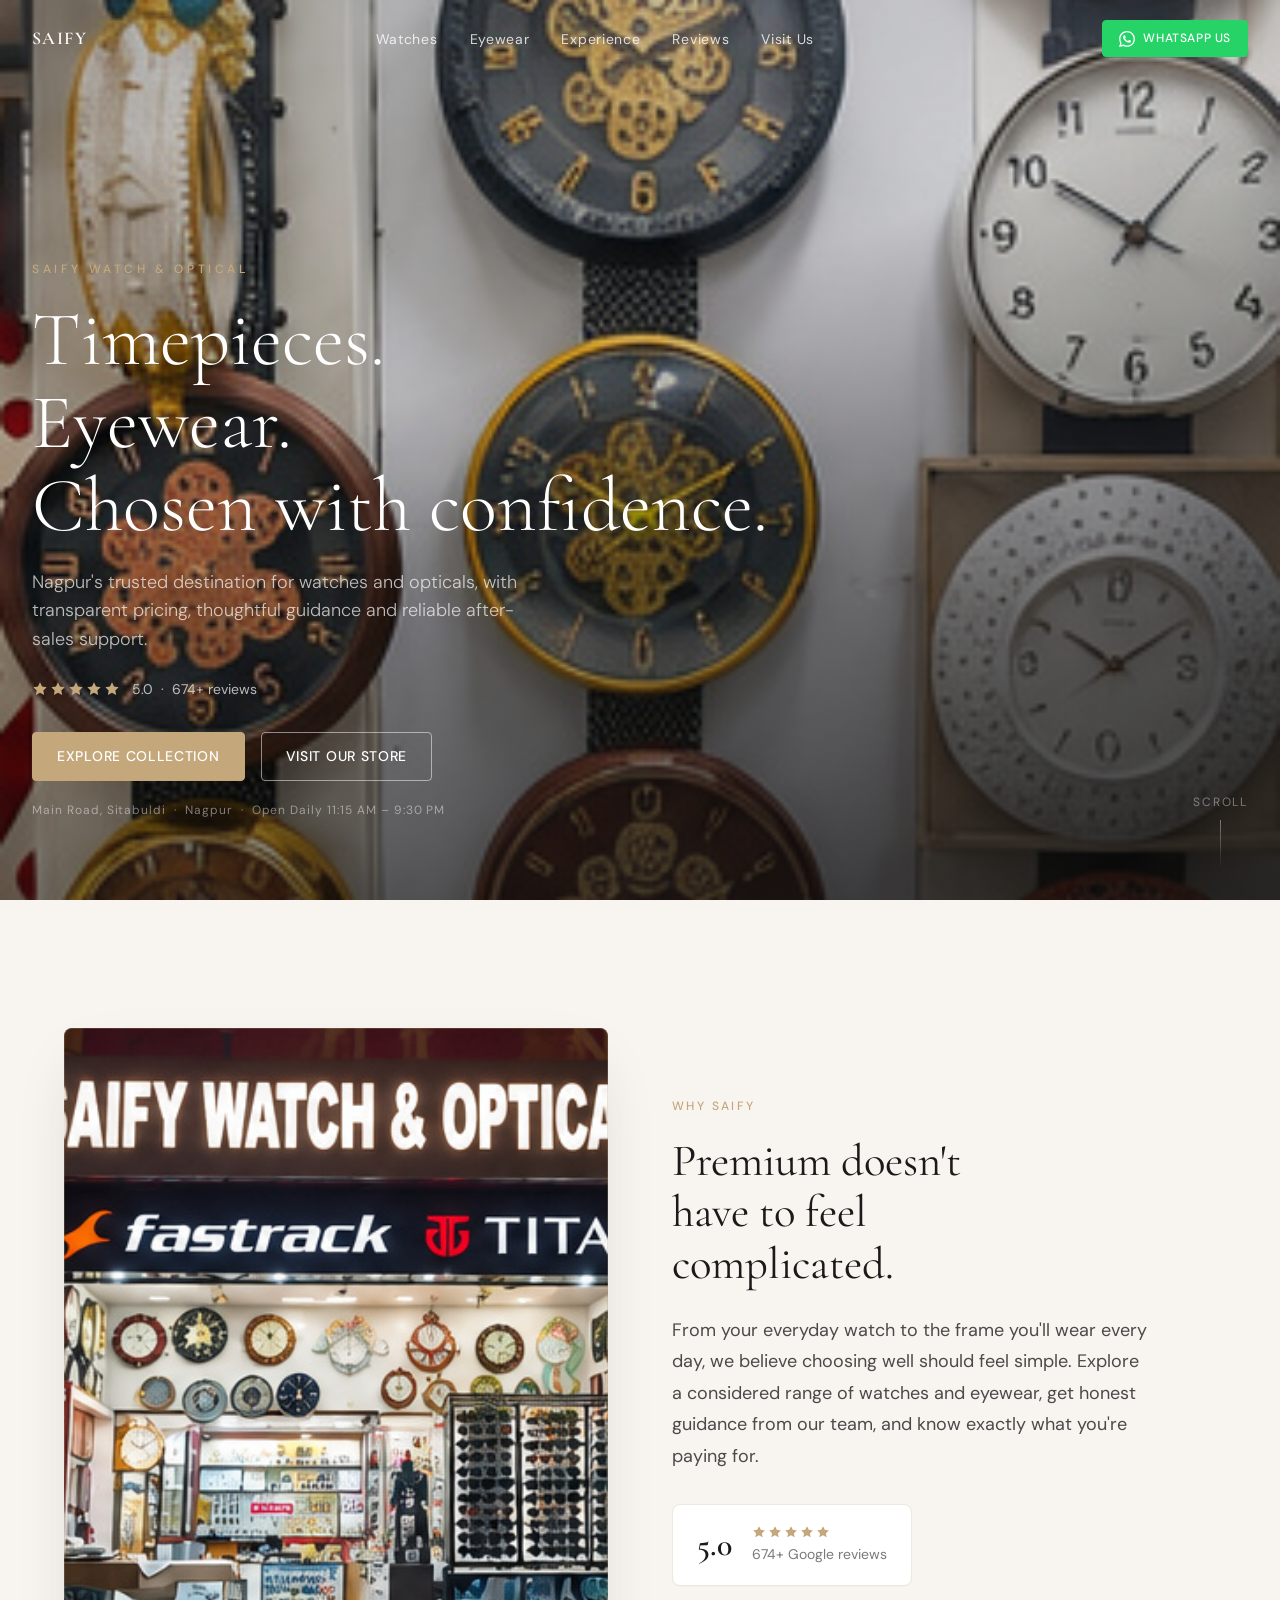
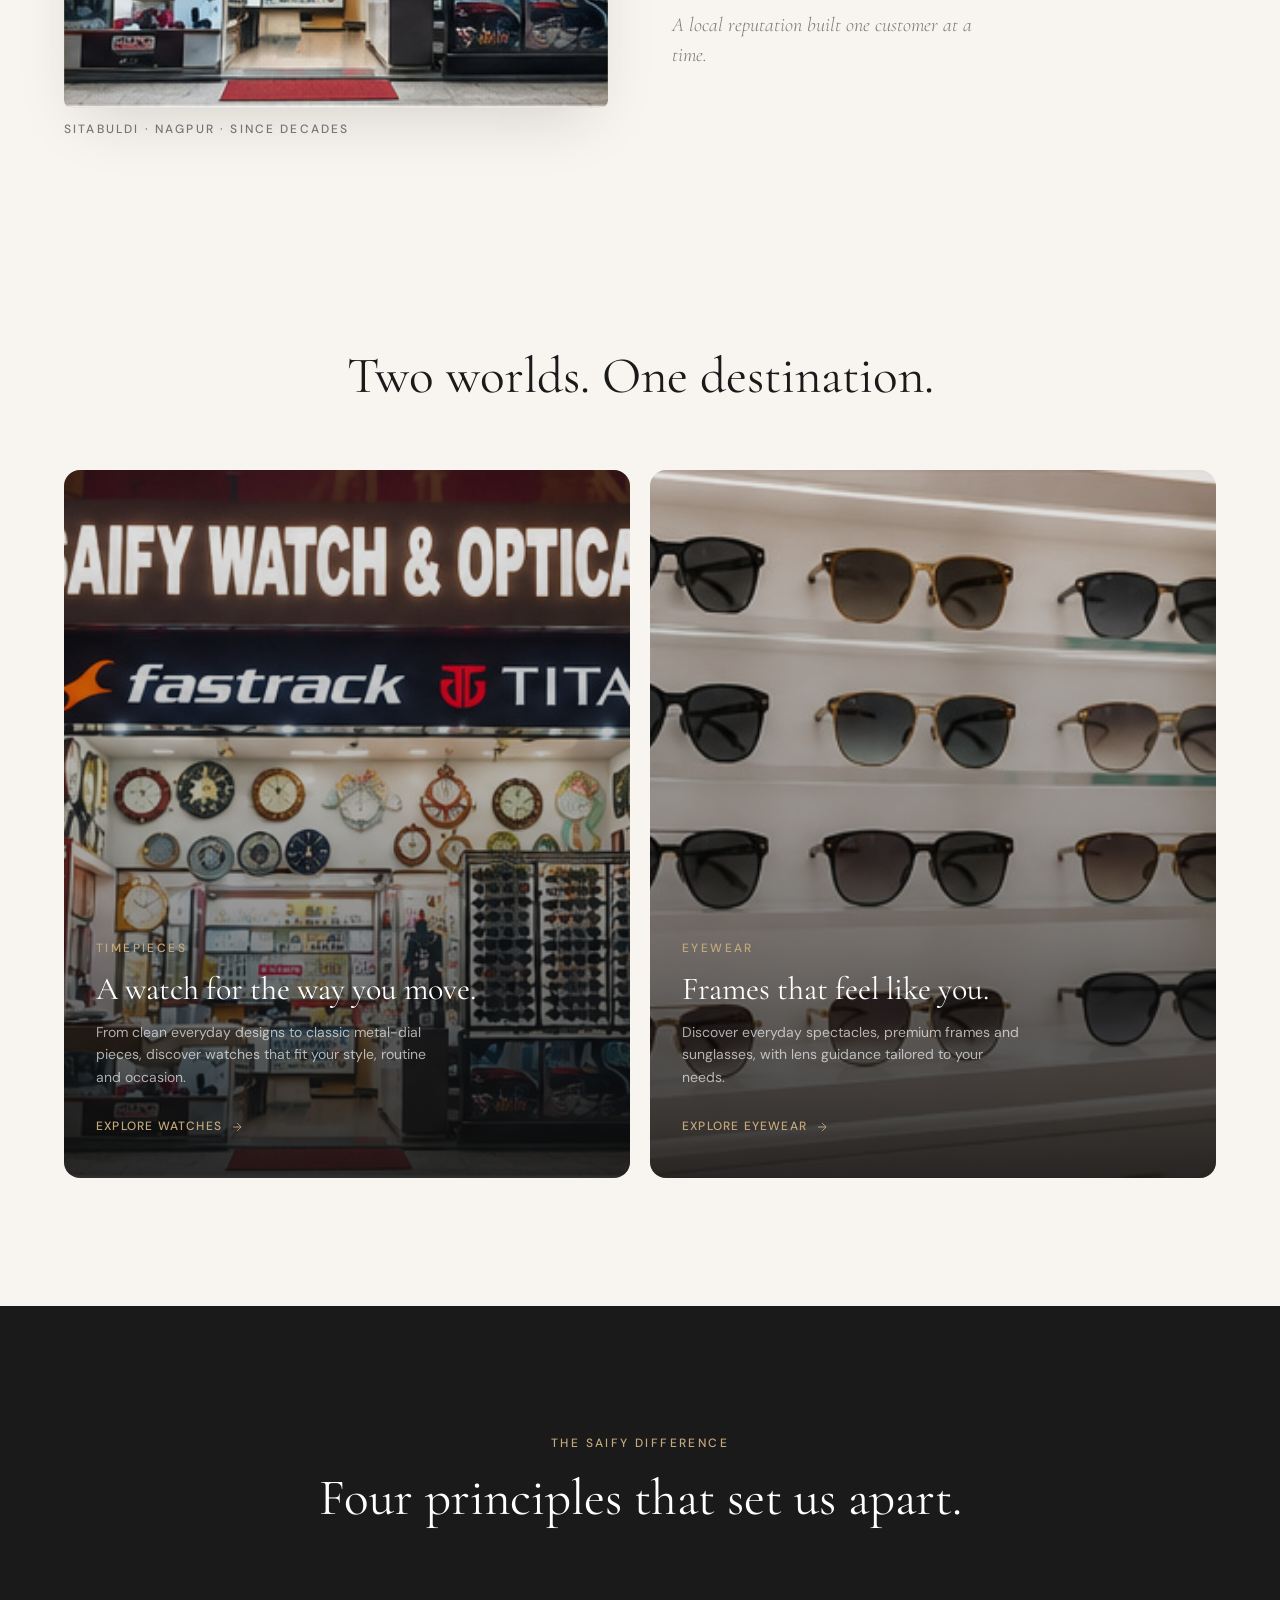
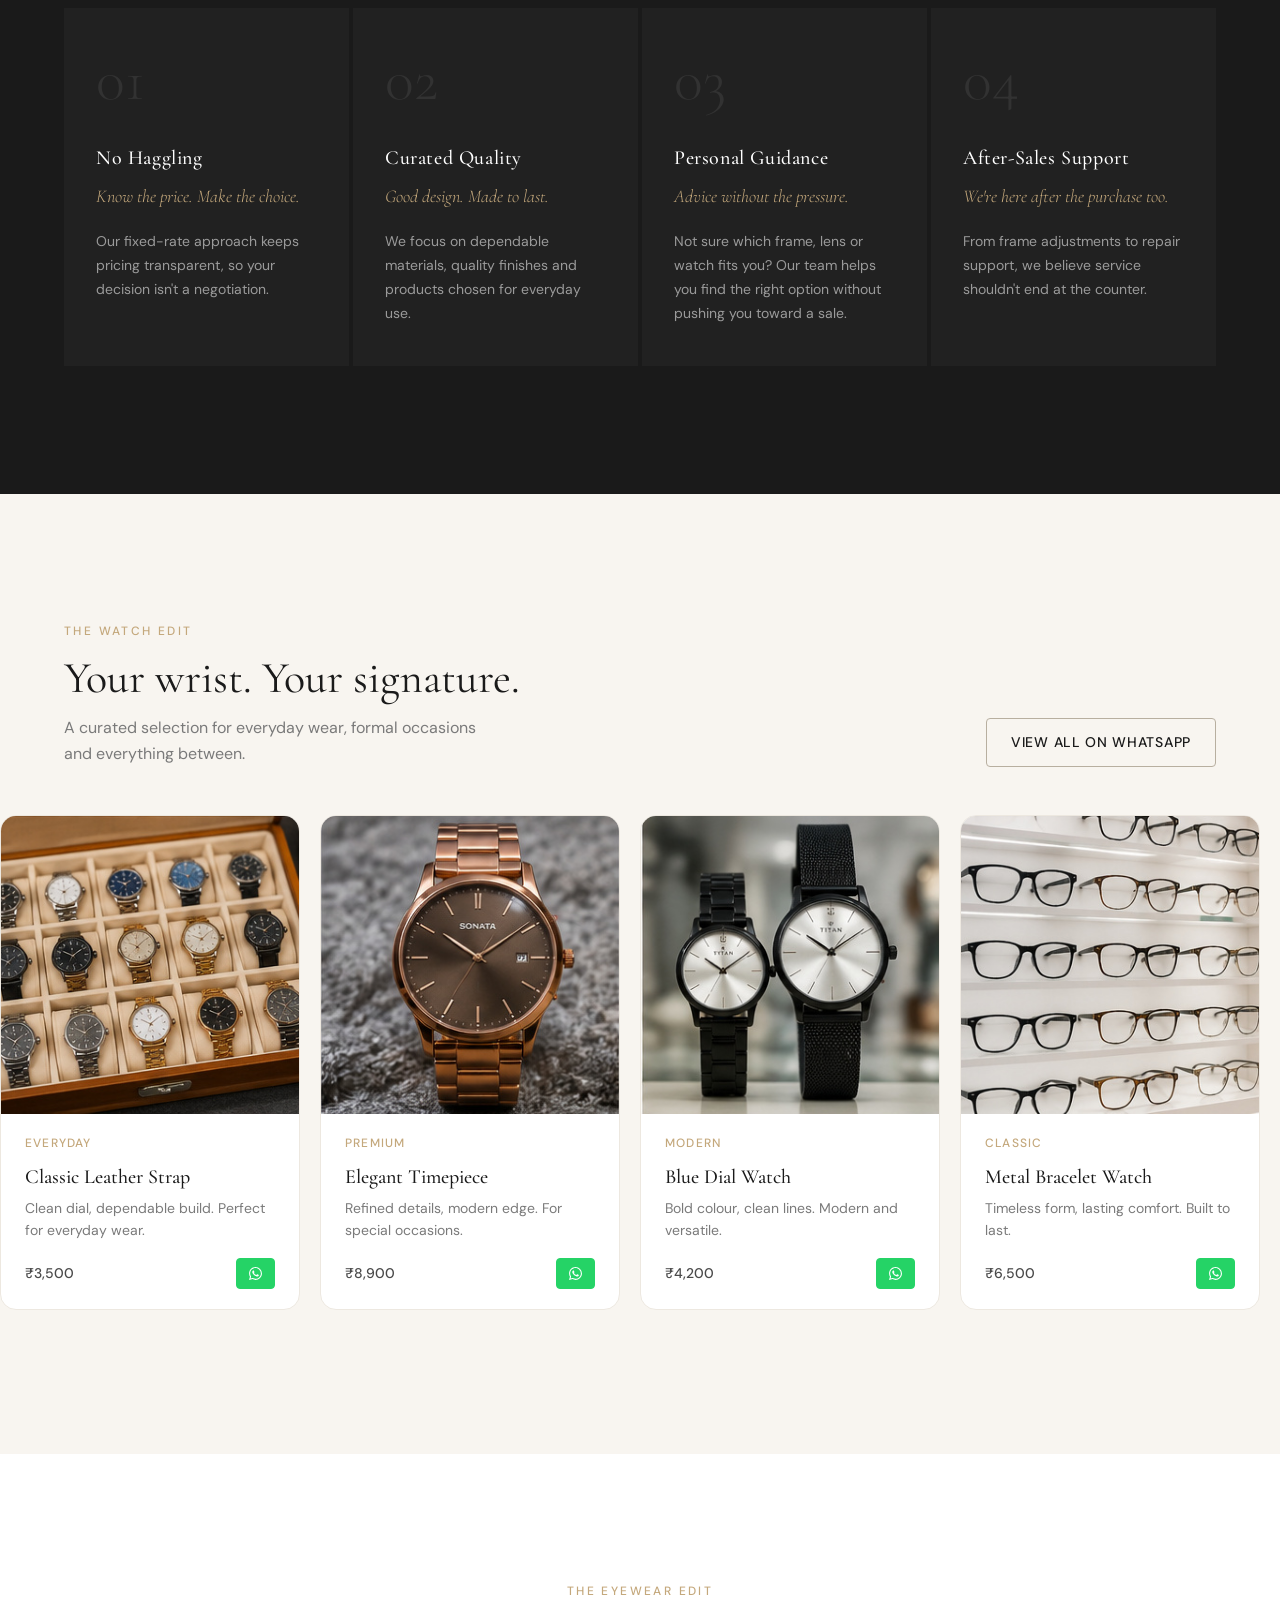
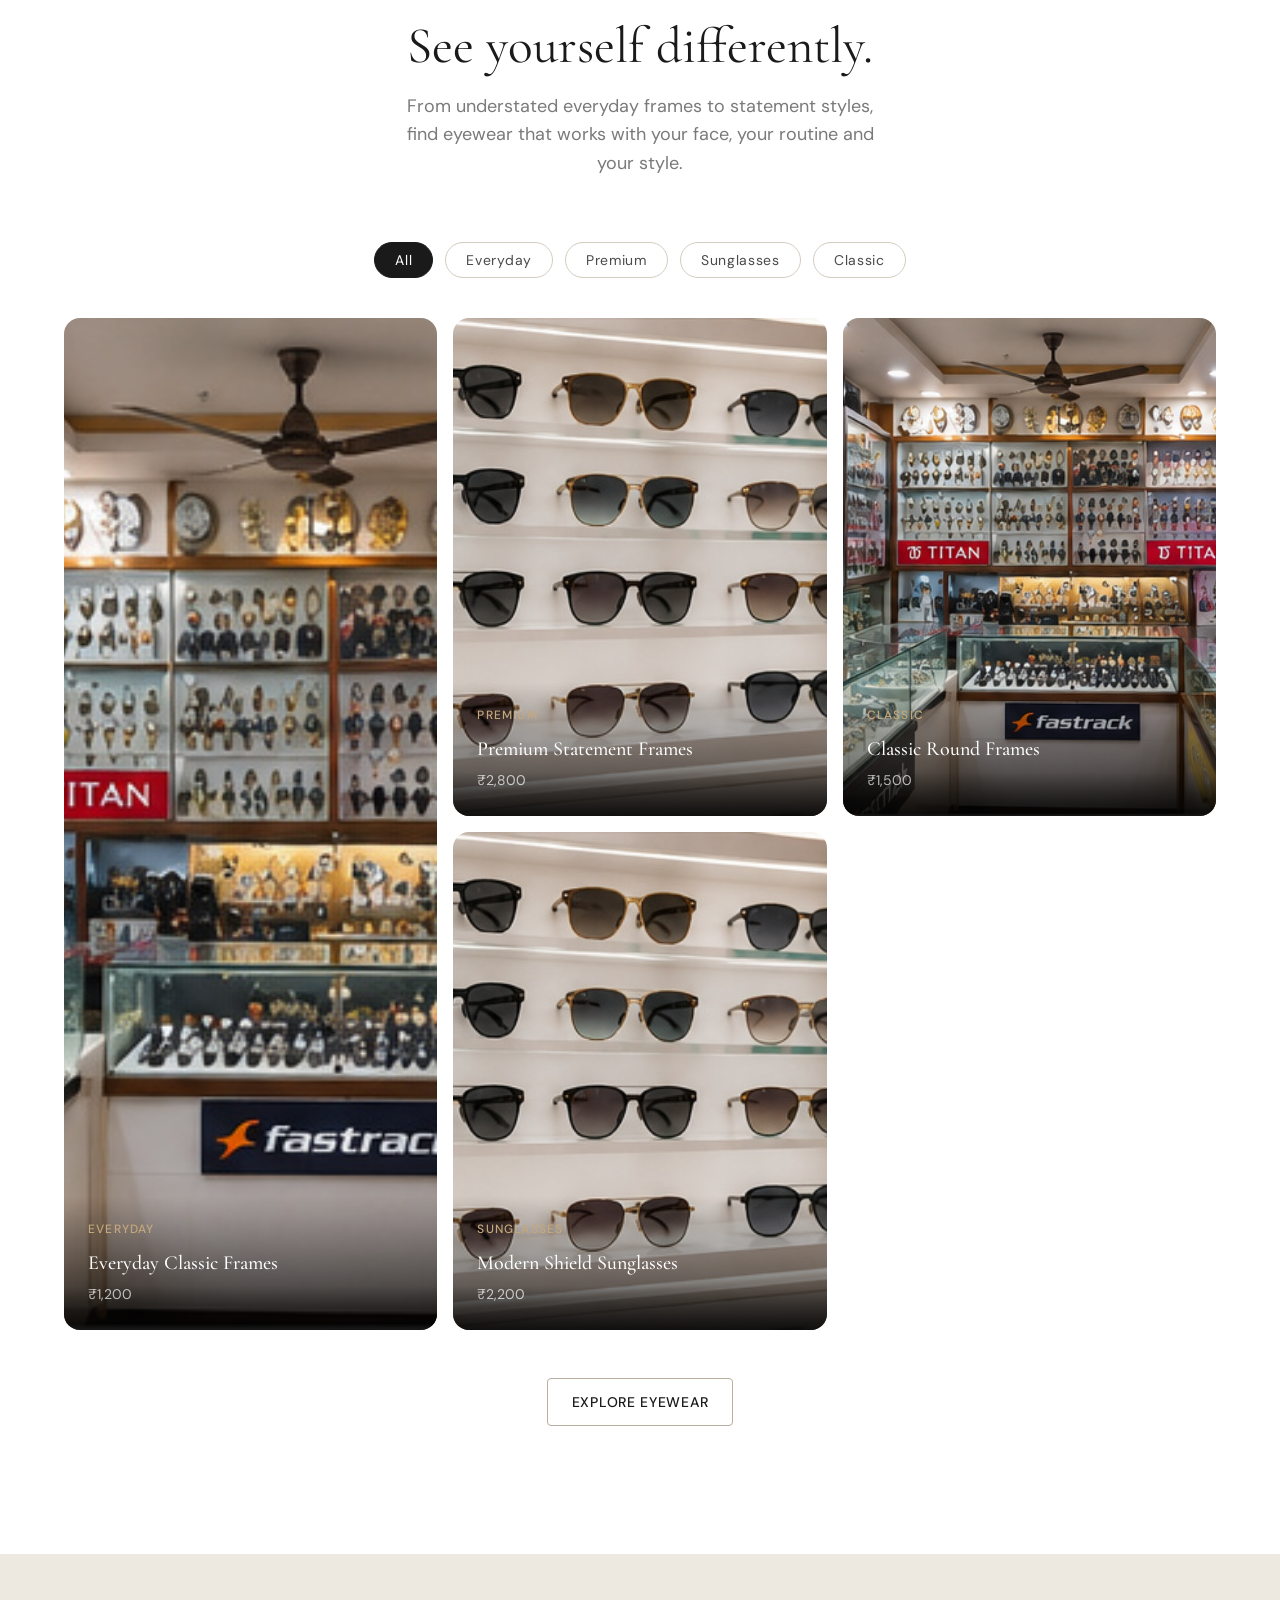
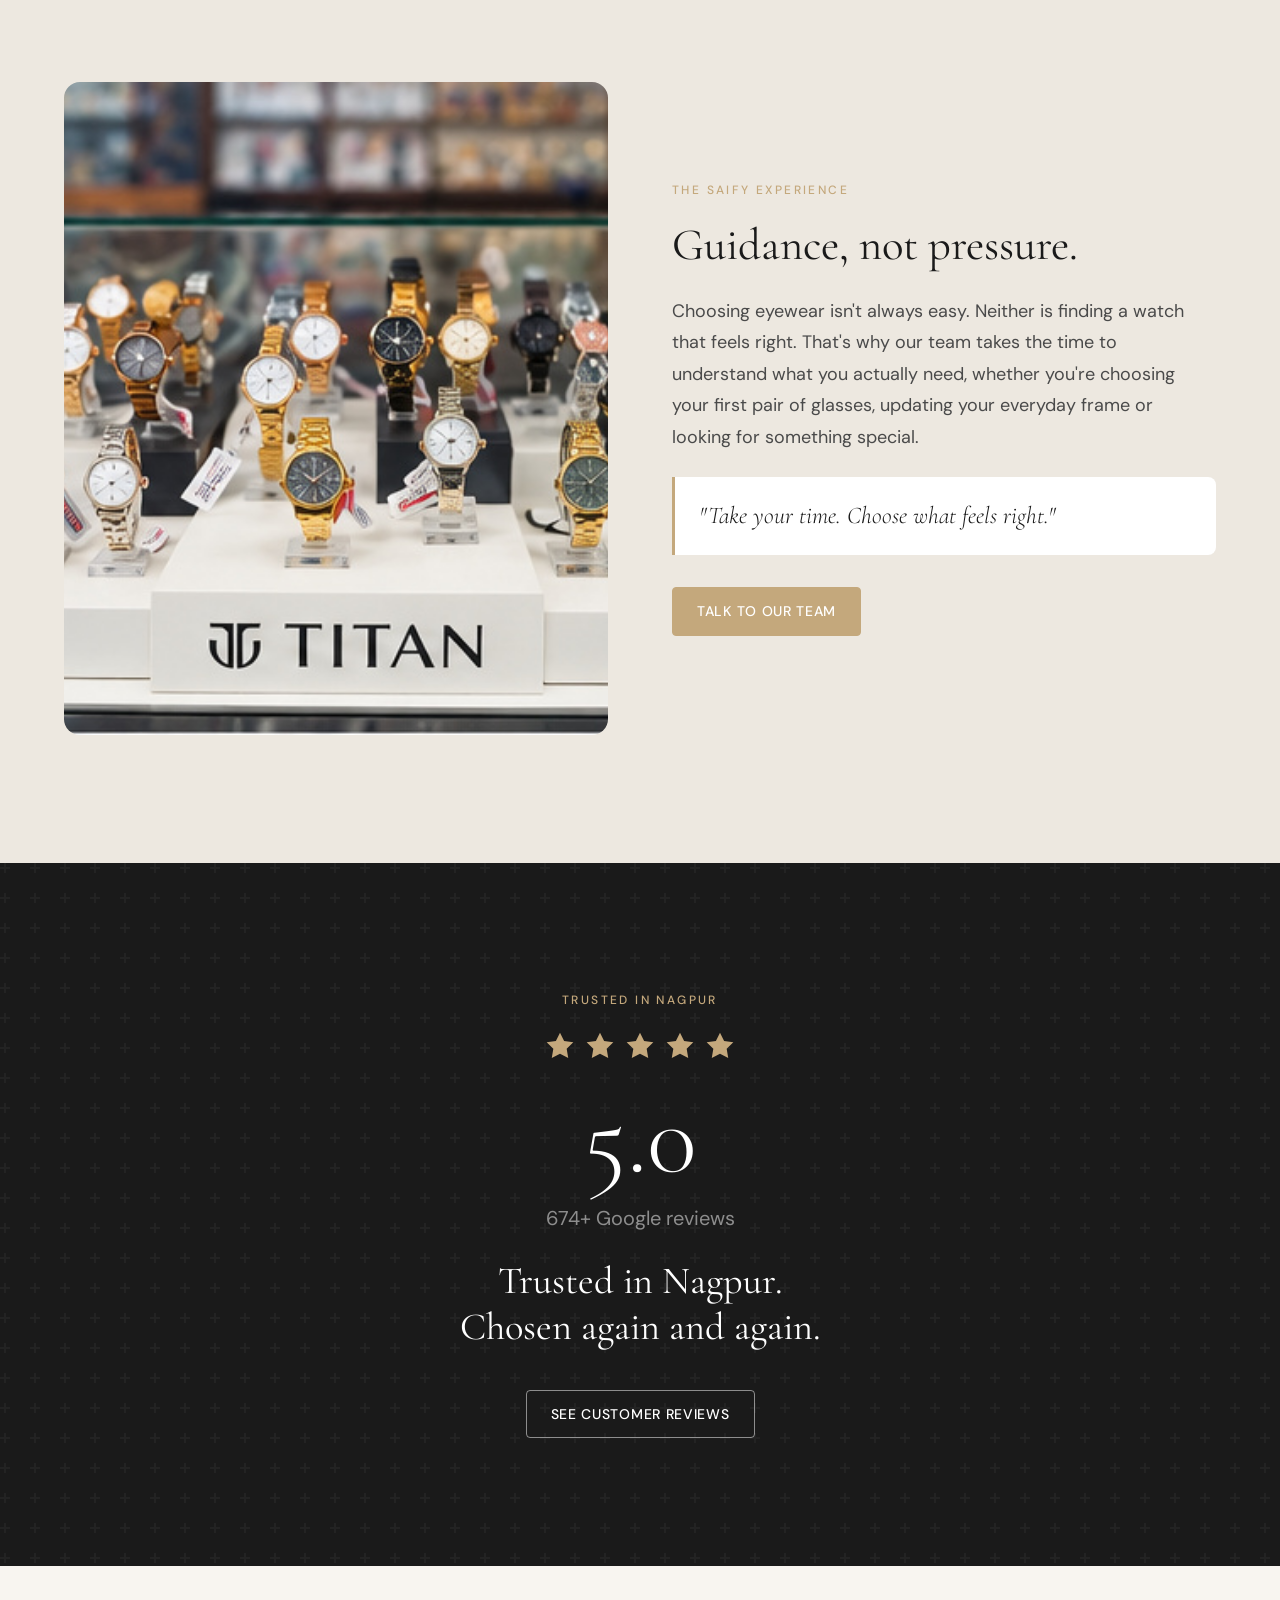
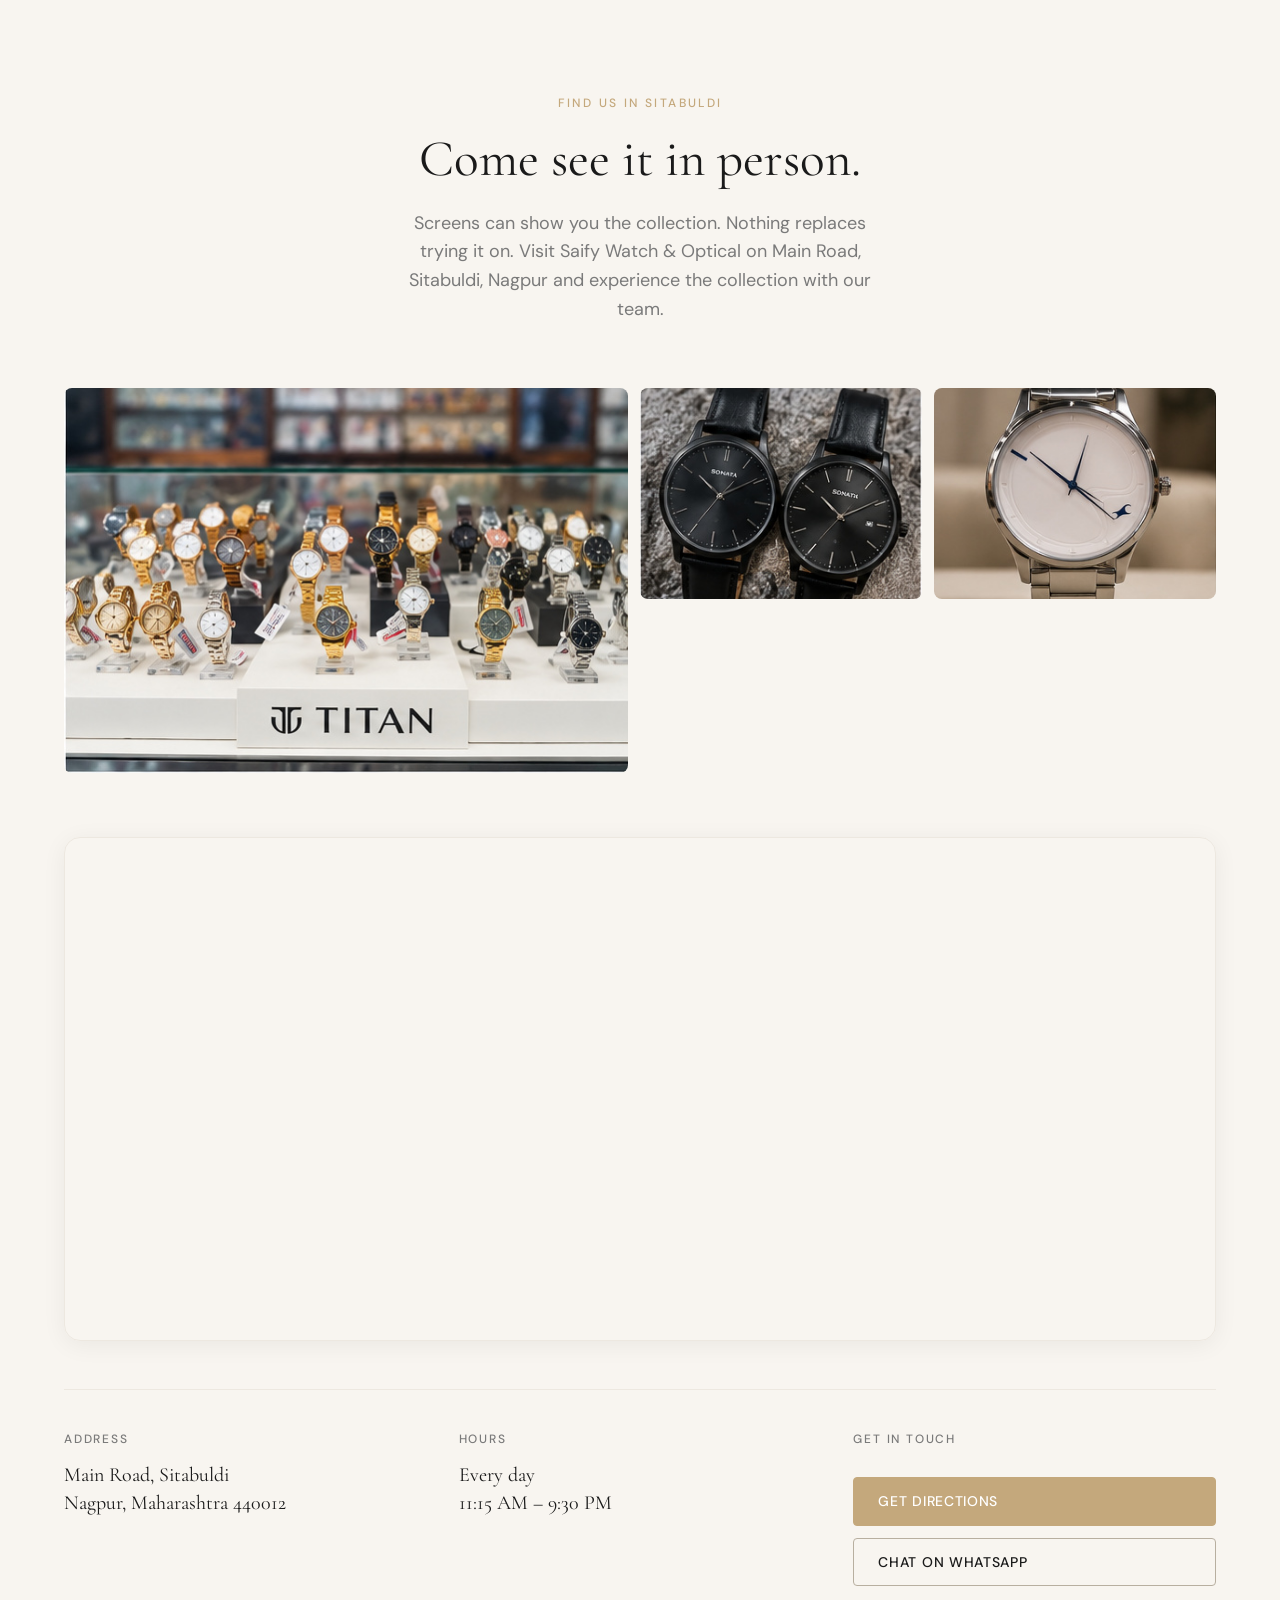
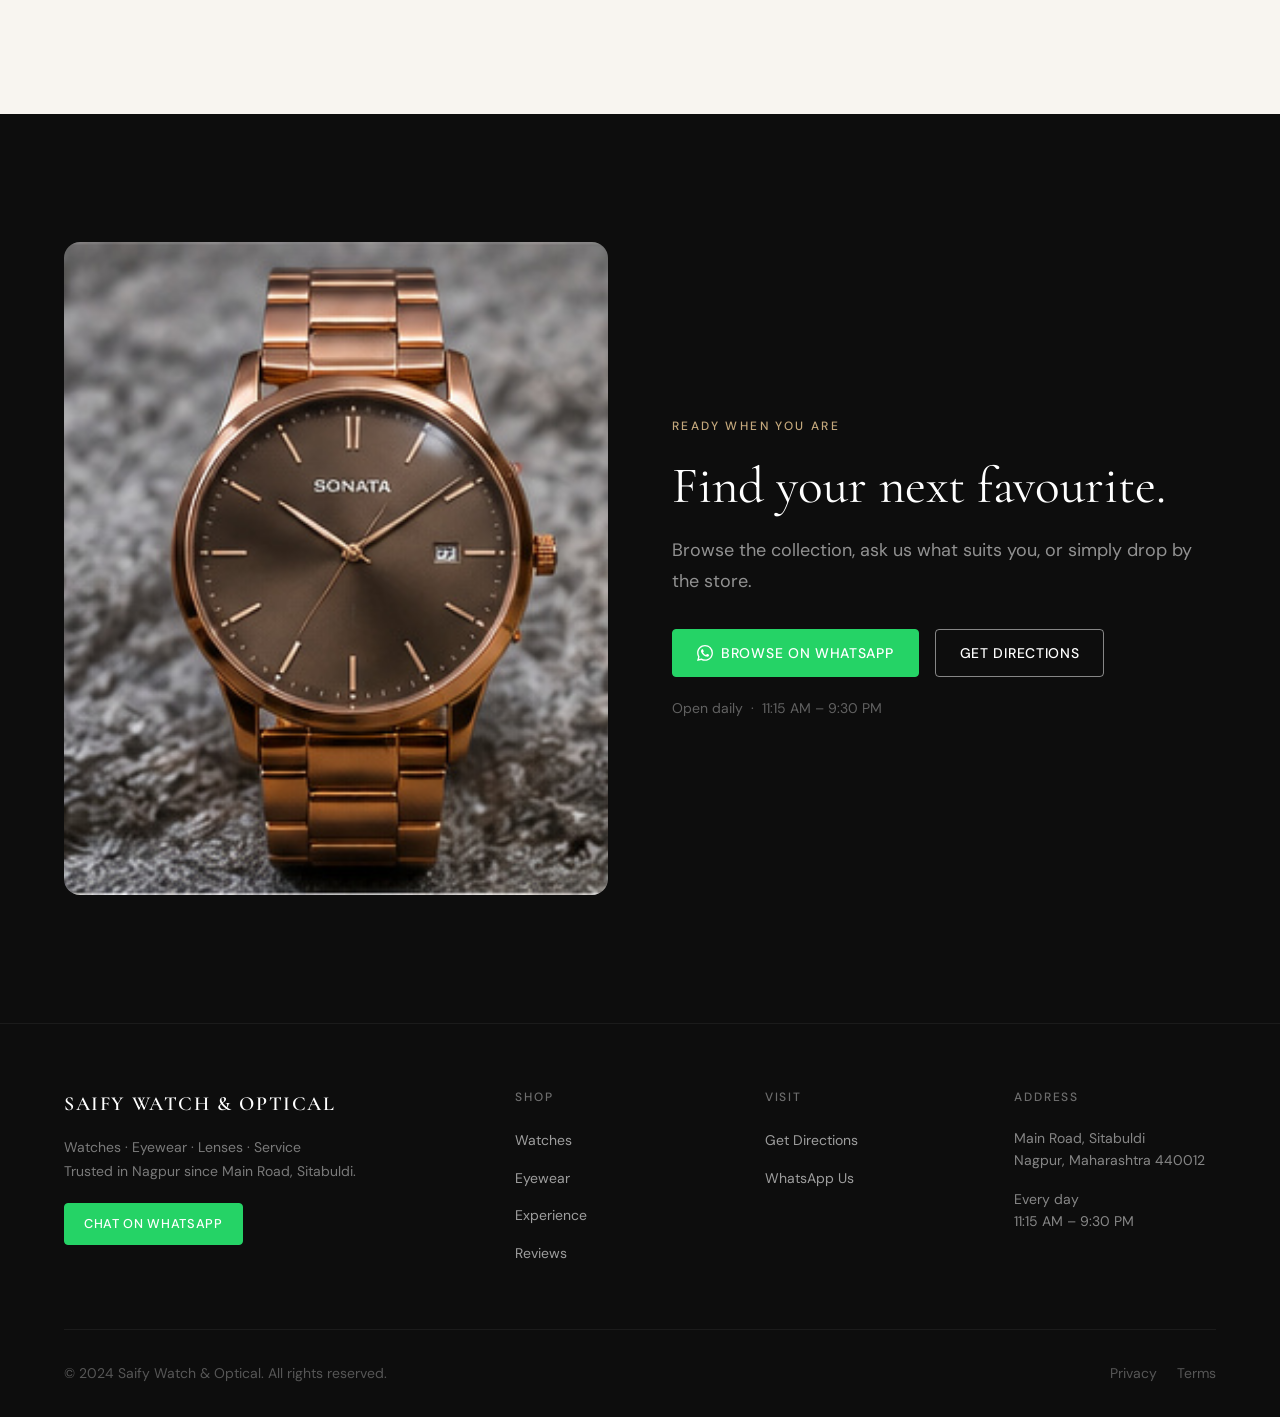
<file: index.html>
<!DOCTYPE html>
<html lang="en">
<head>
  <meta charset="UTF-8">
  <meta name="viewport" content="width=device-width, initial-scale=1.0">
  <meta name="description" content="Saify Watch & Optical — Nagpur's trusted destination for premium watches and eyewear. Transparent pricing, expert guidance, and reliable after-sales support.">
  <meta name="keywords" content="watch store Nagpur, optical store Sitabuldi, eyewear Nagpur, sunglasses Nagpur, prescription frames Nagpur, optical shop Sitabuldi">

  <!-- OG -->
  <meta property="og:title" content="Saify Watch & Optical — Timepieces. Eyewear. Chosen with confidence.">
  <meta property="og:description" content="Nagpur's trusted destination for watches and opticals with transparent pricing and reliable after-sales support.">
  <meta property="og:type" content="website">

  <title>Saify Watch & Optical — Timepieces. Eyewear. Chosen with confidence.</title>

  <!-- Favicon -->
  <link rel="icon" href="data:image/svg+xml,<svg xmlns='http://www.w3.org/2000/svg' viewBox='0 0 100 100'><text y='.9em' font-size='90'>⌚</text></svg>">

  <!-- Styles -->
  <link rel="stylesheet" href="src/styles/main.css">
</head>
<body>

  <!-- ======================================================
       NAVIGATION
       ====================================================== -->
  <nav class="nav" id="nav" role="navigation" aria-label="Main navigation">
    <div class="nav__inner">
      <a href="#" class="nav__logo" aria-label="Saify Watch & Optical home">Saify</a>
      <ul class="nav__links" role="list">
        <li><a href="#watches">Watches</a></li>
        <li><a href="#eyewear">Eyewear</a></li>
        <li><a href="#experience">Experience</a></li>
        <li><a href="#reviews">Reviews</a></li>
        <li><a href="#visit">Visit Us</a></li>
      </ul>
      <a href="https://wa.me/919876543210?text=Hi%20Saify%2C%20I%27d%20like%20to%20enquire%20about%20your%20collection." class="btn btn--whatsapp nav__cta" target="_blank" rel="noopener" aria-label="Chat with us on WhatsApp">
        <svg width="16" height="16" viewBox="0 0 24 24" fill="currentColor" aria-hidden="true"><path d="M17.472 14.382c-.297-.149-1.758-.867-2.03-.967-.273-.099-.471-.148-.67.15-.197.297-.767.966-.94 1.164-.173.199-.347.223-.644.075-.297-.15-1.255-.463-2.39-1.475-.883-.788-1.48-1.761-1.653-2.059-.173-.297-.018-.458.13-.606.134-.133.298-.347.446-.52.149-.174.198-.298.298-.497.099-.198.05-.371-.025-.52-.075-.149-.669-1.612-.916-2.207-.242-.579-.487-.5-.669-.51-.173-.008-.371-.01-.57-.01-.198 0-.52.074-.792.372-.272.297-1.04 1.016-1.04 2.479 0 1.462 1.065 2.875 1.213 3.074.149.198 2.096 3.2 5.077 4.487.709.306 1.262.489 1.694.625.712.227 1.36.195 1.871.118.571-.085 1.758-.719 2.006-1.413.248-.694.248-1.289.173-1.413-.074-.124-.272-.198-.57-.347m-5.421 7.403h-.004a9.87 9.87 0 01-5.031-1.378l-.361-.214-3.741.982.998-3.648-.235-.374a9.86 9.86 0 01-1.51-5.26c.001-5.45 4.436-9.884 9.888-9.884 2.64 0 5.122 1.03 6.988 2.898a9.825 9.825 0 012.893 6.994c-.003 5.45-4.437 9.884-9.885 9.884m8.413-18.297A11.815 11.815 0 0012.05 0C5.495 0 .16 5.335.157 11.892c0 2.096.547 4.142 1.588 5.945L.057 24l6.305-1.654a11.882 11.882 0 005.683 1.448h.005c6.554 0 11.89-5.335 11.893-11.893a11.821 11.821 0 00-3.48-8.413z"/></svg>
        WhatsApp Us
      </a>
      <button class="nav__menu-toggle" aria-label="Open menu" aria-expanded="false" id="menuToggle">
        <span></span><span></span><span></span>
      </button>
    </div>
  </nav>

  <!-- Mobile Menu -->
  <div class="nav__mobile-menu" id="mobileMenu" role="dialog" aria-modal="true" aria-label="Mobile navigation">
    <button class="nav__mobile-close" aria-label="Close menu" id="menuClose">✕</button>
    <a href="#watches" class="mobile-nav-link">Watches</a>
    <a href="#eyewear" class="mobile-nav-link">Eyewear</a>
    <a href="#experience" class="mobile-nav-link">Experience</a>
    <a href="#reviews" class="mobile-nav-link">Reviews</a>
    <a href="#visit" class="mobile-nav-link">Visit Us</a>
    <a href="https://wa.me/919876543210" class="btn btn--whatsapp" target="_blank" rel="noopener">Chat on WhatsApp</a>
  </div>


  <!-- ======================================================
       SECTION 01 — PREMIUM HERO
       ====================================================== -->
  <section class="hero" aria-label="Premium hero">
    <div class="hero__video-wrap">
      <video
        class="hero__video"
        autoplay
        muted
        loop
        playsinline
        poster="assets/img/saify_photo_12.jpg"
        aria-hidden="true"
      >
        <source src="assets/vid/hero.mp4" type="video/mp4">
      </video>
      <div class="hero__overlay" aria-hidden="true"></div>
    </div>

    <div class="hero__content container container--wide">
      <p class="hero__eyebrow">Saify Watch &amp; Optical</p>
      <h1 class="hero__headline">Timepieces.<br>Eyewear.<br>Chosen with confidence.</h1>
      <p class="hero__subheadline">Nagpur's trusted destination for watches and opticals, with transparent pricing, thoughtful guidance and reliable after-sales support.</p>

      <div class="hero__trust" aria-label="5.0 stars from 674+ reviews">
        <span class="star-rating" aria-hidden="true">
          <svg viewBox="0 0 24 24"><path d="M12 2l3.09 6.26L22 9.27l-5 4.87 1.18 6.88L12 17.77l-6.18 3.25L7 14.14 2 9.27l6.91-1.01L12 2z"/></svg>
          <svg viewBox="0 0 24 24"><path d="M12 2l3.09 6.26L22 9.27l-5 4.87 1.18 6.88L12 17.77l-6.18 3.25L7 14.14 2 9.27l6.91-1.01L12 2z"/></svg>
          <svg viewBox="0 0 24 24"><path d="M12 2l3.09 6.26L22 9.27l-5 4.87 1.18 6.88L12 17.77l-6.18 3.25L7 14.14 2 9.27l6.91-1.01L12 2z"/></svg>
          <svg viewBox="0 0 24 24"><path d="M12 2l3.09 6.26L22 9.27l-5 4.87 1.18 6.88L12 17.77l-6.18 3.25L7 14.14 2 9.27l6.91-1.01L12 2z"/></svg>
          <svg viewBox="0 0 24 24"><path d="M12 2l3.09 6.26L22 9.27l-5 4.87 1.18 6.88L12 17.77l-6.18 3.25L7 14.14 2 9.27l6.91-1.01L12 2z"/></svg>
        </span>
        <span class="hero__trust-text">5.0 &nbsp;·&nbsp; 674+ reviews</span>
      </div>

      <div class="hero__actions">
        <a href="#watches" class="btn btn--primary">Explore Collection</a>
        <a href="#visit" class="btn btn--secondary">Visit Our Store</a>
      </div>

      <p class="hero__microcopy">Main Road, Sitabuldi &nbsp;·&nbsp; Nagpur &nbsp;·&nbsp; Open Daily 11:15 AM – 9:30 PM</p>
    </div>

    <div class="hero__scroll-hint" aria-hidden="true">
      <span>Scroll</span>
      <div class="hero__scroll-line"></div>
    </div>
  </section>


  <!-- ======================================================
       SECTION 02 — TRUST / BRAND INTRO
       ====================================================== -->
  <section class="trust-intro" aria-label="About Saify">
    <div class="container">
      <div class="trust-intro__grid">
        <figure class="trust-intro__media reveal">
          <div class="trust-intro__image-wrap">
            <img
              src="assets/img/saify_photo_01.jpg"
              alt="Saify Watch & Optical storefront in Sitabuldi, Nagpur"
              width="485"
              height="386"
              loading="lazy"
              decoding="async"
            >
          </div>
          <figcaption class="trust-intro__caption">Sitabuldi · Nagpur · since decades</figcaption>
        </figure>
        <div class="trust-intro__content">
          <span class="trust-intro__eyebrow reveal">Why Saify</span>
          <h2 class="trust-intro__headline reveal">Premium doesn't have to feel complicated.</h2>
          <p class="trust-intro__body reveal">From your everyday watch to the frame you'll wear every day, we believe choosing well should feel simple. Explore a considered range of watches and eyewear, get honest guidance from our team, and know exactly what you're paying for.</p>

          <div class="trust-intro__stat reveal" role="group" aria-label="5.0 star rating from 674+ Google reviews">
            <div class="trust-intro__stat-score">5.0</div>
            <div class="trust-intro__stat-info">
              <div class="trust-intro__stat-stars" aria-hidden="true">
                <svg viewBox="0 0 24 24"><path d="M12 2l3.09 6.26L22 9.27l-5 4.87 1.18 6.88L12 17.77l-6.18 3.25L7 14.14 2 9.27l6.91-1.01L12 2z"/></svg>
                <svg viewBox="0 0 24 24"><path d="M12 2l3.09 6.26L22 9.27l-5 4.87 1.18 6.88L12 17.77l-6.18 3.25L7 14.14 2 9.27l6.91-1.01L12 2z"/></svg>
                <svg viewBox="0 0 24 24"><path d="M12 2l3.09 6.26L22 9.27l-5 4.87 1.18 6.88L12 17.77l-6.18 3.25L7 14.14 2 9.27l6.91-1.01L12 2z"/></svg>
                <svg viewBox="0 0 24 24"><path d="M12 2l3.09 6.26L22 9.27l-5 4.87 1.18 6.88L12 17.77l-6.18 3.25L7 14.14 2 9.27l6.91-1.01L12 2z"/></svg>
                <svg viewBox="0 0 24 24"><path d="M12 2l3.09 6.26L22 9.27l-5 4.87 1.18 6.88L12 17.77l-6.18 3.25L7 14.14 2 9.27l6.91-1.01L12 2z"/></svg>
              </div>
              <p class="trust-intro__stat-label">674+ Google reviews</p>
            </div>
          </div>

          <p class="trust-intro__closing reveal">A local reputation built one customer at a time.</p>
        </div>
      </div>
    </div>
  </section>


  <!-- ======================================================
       SECTION 03 — TWO WORLDS, ONE DESTINATION
       ====================================================== -->
  <section class="two-worlds" aria-label="Our collections">
    <div class="container">
      <div class="two-worlds__header reveal">
        <h2 class="two-worlds__headline">Two worlds. One destination.</h2>
      </div>

      <div class="two-worlds__grid">
        <!-- WATCHES CARD -->
        <a href="#watches" class="world-card reveal" aria-label="Explore watches collection">
          <img
            src="assets/img/saify_photo_01.jpg"
            alt="Premium watch collection"
            width="800"
            height="1000"
            loading="lazy"
          >
          <div class="world-card__overlay" aria-hidden="true"></div>
          <div class="world-card__content">
            <p class="world-card__eyebrow">Timepieces</p>
            <h3 class="world-card__headline">A watch for the way you move.</h3>
            <p class="world-card__body">From clean everyday designs to classic metal-dial pieces, discover watches that fit your style, routine and occasion.</p>
            <span class="world-card__cta" aria-hidden="true">
              Explore Watches
              <svg viewBox="0 0 24 24" fill="none" stroke="currentColor" stroke-width="1.5"><path d="M5 12h14M12 5l7 7-7 7"/></svg>
            </span>
          </div>
        </a>

        <!-- OPTICAL CARD -->
        <a href="#eyewear" class="world-card reveal" aria-label="Explore eyewear collection">
          <img
            src="assets/img/saify_photo_10.jpg"
            alt="Eyewear and frames collection"
            width="800"
            height="1000"
            loading="lazy"
          >
          <div class="world-card__overlay" aria-hidden="true"></div>
          <div class="world-card__content">
            <p class="world-card__eyebrow">Eyewear</p>
            <h3 class="world-card__headline">Frames that feel like you.</h3>
            <p class="world-card__body">Discover everyday spectacles, premium frames and sunglasses, with lens guidance tailored to your needs.</p>
            <span class="world-card__cta" aria-hidden="true">
              Explore Eyewear
              <svg viewBox="0 0 24 24" fill="none" stroke="currentColor" stroke-width="1.5"><path d="M5 12h14M12 5l7 7-7 7"/></svg>
            </span>
          </div>
        </a>
      </div>
    </div>
  </section>


  <!-- ======================================================
       SECTION 04 — THE SAIFY DIFFERENCE
       ====================================================== -->
  <section class="difference" aria-label="Why choose Saify">
    <div class="container">
      <div class="difference__header">
        <span class="difference__eyebrow reveal">The Saify Difference</span>
        <h2 class="difference__headline reveal">Four principles that set us apart.</h2>
      </div>

      <div class="difference__grid" role="list">
        <article class="pillar" role="listitem">
          <div class="pillar__number" aria-hidden="true">01</div>
          <h3 class="pillar__title">No Haggling</h3>
          <p class="pillar__tagline">Know the price. Make the choice.</p>
          <p class="pillar__body">Our fixed-rate approach keeps pricing transparent, so your decision isn't a negotiation.</p>
        </article>

        <article class="pillar" role="listitem">
          <div class="pillar__number" aria-hidden="true">02</div>
          <h3 class="pillar__title">Curated Quality</h3>
          <p class="pillar__tagline">Good design. Made to last.</p>
          <p class="pillar__body">We focus on dependable materials, quality finishes and products chosen for everyday use.</p>
        </article>

        <article class="pillar" role="listitem">
          <div class="pillar__number" aria-hidden="true">03</div>
          <h3 class="pillar__title">Personal Guidance</h3>
          <p class="pillar__tagline">Advice without the pressure.</p>
          <p class="pillar__body">Not sure which frame, lens or watch fits you? Our team helps you find the right option without pushing you toward a sale.</p>
        </article>

        <article class="pillar" role="listitem">
          <div class="pillar__number" aria-hidden="true">04</div>
          <h3 class="pillar__title">After-Sales Support</h3>
          <p class="pillar__tagline">We're here after the purchase too.</p>
          <p class="pillar__body">From frame adjustments to repair support, we believe service shouldn't end at the counter.</p>
        </article>
      </div>
    </div>
  </section>


  <!-- ======================================================
       SECTION 05 — FEATURED WATCH COLLECTION
       ====================================================== -->
  <section class="watch-collection" id="watches" aria-label="Featured watch collection">
    <div class="container">
      <div class="watch-collection__header">
        <div class="watch-collection__headline-block reveal">
          <span class="watch-collection__eyebrow">The Watch Edit</span>
          <h2 class="watch-collection__headline">Your wrist. Your signature.</h2>
          <p class="watch-collection__subheadline">A curated selection for everyday wear, formal occasions and everything between.</p>
        </div>
        <a href="https://wa.me/919876543210?text=Hi%20Saify%2C%20I%27d%20like%20to%20explore%20your%20watch%20collection." class="btn btn--ghost reveal" target="_blank" rel="noopener">View All on WhatsApp</a>
      </div>
    </div>

    <div class="watch-collection__rail-wrap">
      <div class="watch-collection__rail" id="watchRail" role="list" aria-label="Watch products">
        <!-- Products loaded dynamically from products.json + localStorage -->
      </div>
    </div>
  </section>


  <!-- ======================================================
       SECTION 06 — EYEWEAR COLLECTION
       ====================================================== -->
  <section class="eyewear-collection" id="eyewear" aria-label="Eyewear collection">
    <div class="container">
      <div class="eyewear-collection__header reveal">
        <span class="eyewear-collection__eyebrow">The Eyewear Edit</span>
        <h2 class="eyewear-collection__headline">See yourself differently.</h2>
        <p class="eyewear-collection__subheadline">From understated everyday frames to statement styles, find eyewear that works with your face, your routine and your style.</p>
      </div>

      <!-- Filter tabs -->
      <div class="eyewear-collection__filter reveal" role="tablist" aria-label="Eyewear categories">
        <button class="filter-btn active" role="tab" aria-selected="true">All</button>
        <button class="filter-btn" role="tab" aria-selected="false">Everyday</button>
        <button class="filter-btn" role="tab" aria-selected="false">Premium</button>
        <button class="filter-btn" role="tab" aria-selected="false">Sunglasses</button>
        <button class="filter-btn" role="tab" aria-selected="false">Classic</button>
      </div>

      <!-- Eyewear grid -->
      <div class="eyewear-collection__grid" id="eyewearGrid" role="list" aria-label="Eyewear products">
        <!-- Products loaded dynamically from products.json + localStorage -->
      </div>

      <div style="text-align:center;margin-top:3rem;" class="reveal">
        <a href="https://wa.me/919876543210?text=Hi%20Saify%2C%20I%27d%20like%20to%20explore%20your%20eyewear%20collection." class="btn btn--ghost" target="_blank" rel="noopener">Explore Eyewear</a>
      </div>
    </div>
  </section>


  <!-- ======================================================
       SECTION 07 — CONSULTATIVE EXPERIENCE
       ====================================================== -->
  <section class="experience" id="experience" aria-label="The Saify experience">
    <div class="container">
      <div class="experience__grid">
        <div class="experience__image-wrap reveal">
          <img
            src="assets/img/saify_photo_03.jpg"
            alt="Saify Watch & Optical store exterior on Main Road, Sitabuldi"
            width="800"
            height="960"
            loading="lazy"
          >
        </div>
        <div class="experience__content">
          <span class="experience__eyebrow reveal">The Saify Experience</span>
          <h2 class="experience__headline reveal">Guidance, not pressure.</h2>
          <p class="experience__body reveal">Choosing eyewear isn't always easy. Neither is finding a watch that feels right. That's why our team takes the time to understand what you actually need, whether you're choosing your first pair of glasses, updating your everyday frame or looking for something special.</p>
          <blockquote class="experience__quote reveal">"Take your time. Choose what feels right."</blockquote>
          <a href="https://wa.me/919876543210?text=Hi%20Saify%2C%20I%27d%20like%20some%20guidance%20on%20choosing." class="btn btn--primary reveal" target="_blank" rel="noopener">Talk to Our Team</a>
        </div>
      </div>
    </div>
  </section>


  <!-- ======================================================
       SECTION 08 — SOCIAL PROOF
       ====================================================== -->
  <section class="social-proof" id="reviews" aria-label="Customer reviews">
    <div class="social-proof__bg" aria-hidden="true"></div>
    <div class="social-proof__content container">
      <span class="social-proof__eyebrow reveal">Trusted in Nagpur</span>

      <div class="social-proof__stars reveal" aria-hidden="true">
        <svg viewBox="0 0 24 24"><path d="M12 2l3.09 6.26L22 9.27l-5 4.87 1.18 6.88L12 17.77l-6.18 3.25L7 14.14 2 9.27l6.91-1.01L12 2z"/></svg>
        <svg viewBox="0 0 24 24"><path d="M12 2l3.09 6.26L22 9.27l-5 4.87 1.18 6.88L12 17.77l-6.18 3.25L7 14.14 2 9.27l6.91-1.01L12 2z"/></svg>
        <svg viewBox="0 0 24 24"><path d="M12 2l3.09 6.26L22 9.27l-5 4.87 1.18 6.88L12 17.77l-6.18 3.25L7 14.14 2 9.27l6.91-1.01L12 2z"/></svg>
        <svg viewBox="0 0 24 24"><path d="M12 2l3.09 6.26L22 9.27l-5 4.87 1.18 6.88L12 17.77l-6.18 3.25L7 14.14 2 9.27l6.91-1.01L12 2z"/></svg>
        <svg viewBox="0 0 24 24"><path d="M12 2l3.09 6.26L22 9.27l-5 4.87 1.18 6.88L12 17.77l-6.18 3.25L7 14.14 2 9.27l6.91-1.01L12 2z"/></svg>
      </div>

      <div class="social-proof__score reveal" aria-label="5.0 out of 5.0">5.0</div>
      <p class="social-proof__count reveal">674+ Google reviews</p>
      <h2 class="social-proof__headline reveal">Trusted in Nagpur.<br>Chosen again and again.</h2>

      <a
        href="https://www.google.com/maps/place/Saify+Watch+%26+Optical"
        class="btn btn--secondary reveal"
        target="_blank"
        rel="noopener"
        aria-label="See customer reviews on Google Maps"
      >See Customer Reviews</a>
    </div>
  </section>


  <!-- ======================================================
       SECTION 09 — LOCAL LEGACY / STORE
       ====================================================== -->
  <section class="store" id="visit" aria-label="Visit our store">
    <div class="container">
      <div class="store__header reveal">
        <span class="store__eyebrow">Find Us in Sitabuldi</span>
        <h2 class="store__headline">Come see it in person.</h2>
        <p class="store__body">Screens can show you the collection. Nothing replaces trying it on. Visit Saify Watch &amp; Optical on Main Road, Sitabuldi, Nagpur and experience the collection with our team.</p>
      </div>

      <div class="store__gallery reveal" role="list" aria-label="Store photography">
        <div class="store__gallery-item" role="listitem">
          <img src="assets/img/saify_photo_03.jpg" alt="Saify Watch & Optical store exterior" width="900" height="675" loading="lazy">
        </div>
        <div class="store__gallery-item" role="listitem">
          <img src="assets/img/saify_photo_06.jpg" alt="Inside Saify Watch & Optical showroom" width="450" height="338" loading="lazy">
        </div>
        <div class="store__gallery-item" role="listitem">
          <img src="assets/img/saify_photo_04.jpg" alt="Watch display at Saify" width="450" height="338" loading="lazy">
        </div>
      </div>

      <!-- Google Maps Embed -->
      <div class="store__map-wrap reveal" aria-label="Store location map">
        <iframe
          src="https://www.google.com/maps/embed?pb=!1m18!1m12!1m3!1d3710.5!2d79.0844!3d21.1539!2m3!1f0!2f0!3f0!3m2!1i1024!2i768!4f13.1!3m3!1m2!1s0x0%3A0x0!2zMjHCsDA5JzE1LjQiTiA3OcKwMDUnMDYuMSJF!5e0!3m2!1sen!2sin!4v1700000000000!5m2!1sen!2sin&q=Sitabuldi+Nagpur+Main+Road"
          class="store__map"
          allowfullscreen=""
          loading="lazy"
          referrerpolicy="no-referrer-when-downgrade"
          title="Saify Watch & Optical location on map — Main Road, Sitabuldi, Nagpur"
          style="border:0;"
        ></iframe>
      </div>

      <div class="store__info reveal">
        <div class="store__info-item">
          <p class="store__info-label">Address</p>
          <p class="store__info-value">Main Road, Sitabuldi<br>Nagpur, Maharashtra 440012</p>
        </div>
        <div class="store__info-item">
          <p class="store__info-label">Hours</p>
          <p class="store__info-value">Every day<br>11:15 AM – 9:30 PM</p>
        </div>
        <div class="store__info-item">
          <p class="store__info-label">Get in touch</p>
          <div class="store__info-cta">
            <a href="https://maps.google.com/?q=Saify+Watch+and+Optical+Sitabuldi+Nagpur" class="btn btn--primary" target="_blank" rel="noopener" aria-label="Get directions to Saify Watch & Optical on Google Maps">Get Directions</a>
            <a href="https://wa.me/919876543210" class="btn btn--ghost" target="_blank" rel="noopener" aria-label="Chat with Saify on WhatsApp">Chat on WhatsApp</a>
          </div>
        </div>
      </div>
    </div>
  </section>


  <!-- ======================================================
       SECTION 10 — FINAL CONVERSION
       ====================================================== -->
  <section class="final-cta" aria-label="Ready to visit?">
    <div class="container">
      <div class="final-cta__grid">
        <div class="final-cta__image-wrap reveal">
          <img
            src="assets/img/saify_photo_07.jpg"
            alt="Premium timepiece from Saify Watch & Optical"
            width="700"
            height="840"
            loading="lazy"
          >
        </div>
        <div class="final-cta__content">
          <span class="final-cta__eyebrow reveal">Ready When You Are</span>
          <h2 class="final-cta__headline reveal">Find your next favourite.</h2>
          <p class="final-cta__body reveal">Browse the collection, ask us what suits you, or simply drop by the store.</p>
          <div class="final-cta__actions reveal">
            <a href="https://wa.me/919876543210?text=Hi%20Saify%2C%20I%27d%20like%20to%20browse%20your%20collection." class="btn btn--whatsapp" target="_blank" rel="noopener">
              <svg width="16" height="16" viewBox="0 0 24 24" fill="currentColor" aria-hidden="true"><path d="M17.472 14.382c-.297-.149-1.758-.867-2.03-.967-.273-.099-.471-.148-.67.15-.197.297-.767.966-.94 1.164-.173.199-.347.223-.644.075-.297-.15-1.255-.463-2.39-1.475-.883-.788-1.48-1.761-1.653-2.059-.173-.297-.018-.458.13-.606.134-.133.298-.347.446-.52.149-.174.198-.298.298-.497.099-.198.05-.371-.025-.52-.075-.149-.669-1.612-.916-2.207-.242-.579-.487-.5-.669-.51-.173-.008-.371-.01-.57-.01-.198 0-.52.074-.792.372-.272.297-1.04 1.016-1.04 2.479 0 1.462 1.065 2.875 1.213 3.074.149.198 2.096 3.2 5.077 4.487.709.306 1.262.489 1.694.625.712.227 1.36.195 1.871.118.571-.085 1.758-.719 2.006-1.413.248-.694.248-1.289.173-1.413-.074-.124-.272-.198-.57-.347m-5.421 7.403h-.004a9.87 9.87 0 01-5.031-1.378l-.361-.214-3.741.982.998-3.648-.235-.374a9.86 9.86 0 01-1.51-5.26c.001-5.45 4.436-9.884 9.888-9.884 2.64 0 5.122 1.03 6.988 2.898a9.825 9.825 0 012.893 6.994c-.003 5.45-4.437 9.884-9.885 9.884m8.413-18.297A11.815 11.815 0 0012.05 0C5.495 0 .16 5.335.157 11.892c0 2.096.547 4.142 1.588 5.945L.057 24l6.305-1.654a11.882 11.882 0 005.683 1.448h.005c6.554 0 11.89-5.335 11.893-11.893a11.821 11.821 0 00-3.48-8.413z"/></svg>
              Browse on WhatsApp
            </a>
            <a href="https://maps.google.com/?q=Saify+Watch+and+Optical+Sitabuldi+Nagpur" class="btn btn--secondary" target="_blank" rel="noopener">Get Directions</a>
          </div>
          <p class="final-cta__microcopy reveal">Open daily &nbsp;·&nbsp; 11:15 AM – 9:30 PM</p>
        </div>
      </div>
    </div>
  </section>


  <!-- ======================================================
       FOOTER
       ====================================================== -->
  <footer class="footer" role="contentinfo">
    <div class="container">
      <div class="footer__top">
        <div>
          <p class="footer__brand-name">Saify Watch &amp; Optical</p>
          <p class="footer__brand-tagline">Watches · Eyewear · Lenses · Service<br>Trusted in Nagpur since Main Road, Sitabuldi.</p>
          <a href="https://wa.me/919876543210" class="btn btn--whatsapp" style="padding:0.6rem 1.2rem;font-size:0.8rem;" target="_blank" rel="noopener">Chat on WhatsApp</a>
        </div>

        <div>
          <p class="footer__col-title">Shop</p>
          <ul class="footer__links">
            <li><a href="#watches">Watches</a></li>
            <li><a href="#eyewear">Eyewear</a></li>
            <li><a href="#experience">Experience</a></li>
            <li><a href="#reviews">Reviews</a></li>
          </ul>
        </div>

        <div>
          <p class="footer__col-title">Visit</p>
          <ul class="footer__links">
            <li><a href="https://maps.google.com/?q=Saify+Watch+and+Optical+Sitabuldi+Nagpur" target="_blank" rel="noopener">Get Directions</a></li>
            <li><a href="https://wa.me/919876543210" target="_blank" rel="noopener">WhatsApp Us</a></li>
          </ul>
        </div>

        <div>
          <p class="footer__col-title">Address</p>
          <ul class="footer__links" style="gap:0.5rem;">
            <li style="font-size:var(--text-sm);color:rgba(255,255,255,0.5);line-height:1.6;">Main Road, Sitabuldi<br>Nagpur, Maharashtra 440012</li>
            <li style="font-size:var(--text-sm);color:rgba(255,255,255,0.5);margin-top:0.5rem;">Every day<br>11:15 AM – 9:30 PM</li>
          </ul>
        </div>
      </div>

      <div class="footer__bottom">
        <p class="footer__copyright">© 2024 Saify Watch &amp; Optical. All rights reserved.</p>
        <div class="footer__legal">
          <a href="#">Privacy</a>
          <a href="#">Terms</a>
        </div>
      </div>
    </div>
  </footer>


  <!-- ======================================================
       FLOATING MOBILE CTA
       ====================================================== -->
  <div class="mobile-cta" aria-label="Quick actions">
    <div class="mobile-cta__inner">
      <a href="https://wa.me/919876543210?text=Hi%20Saify%2C%20I%27d%20like%20to%20enquire." class="btn btn--whatsapp" target="_blank" rel="noopener" aria-label="Chat on WhatsApp">
        <svg width="16" height="16" viewBox="0 0 24 24" fill="currentColor" aria-hidden="true"><path d="M17.472 14.382c-.297-.149-1.758-.867-2.03-.967-.273-.099-.471-.148-.67.15-.197.297-.767.966-.94 1.164-.173.199-.347.223-.644.075-.297-.15-1.255-.463-2.39-1.475-.883-.788-1.48-1.761-1.653-2.059-.173-.297-.018-.458.13-.606.134-.133.298-.347.446-.52.149-.174.198-.298.298-.497.099-.198.05-.371-.025-.52-.075-.149-.669-1.612-.916-2.207-.242-.579-.487-.5-.669-.51-.173-.008-.371-.01-.57-.01-.198 0-.52.074-.792.372-.272.297-1.04 1.016-1.04 2.479 0 1.462 1.065 2.875 1.213 3.074.149.198 2.096 3.2 5.077 4.487.709.306 1.262.489 1.694.625.712.227 1.36.195 1.871.118.571-.085 1.758-.719 2.006-1.413.248-.694.248-1.289.173-1.413-.074-.124-.272-.198-.57-.347m-5.421 7.403h-.004a9.87 9.87 0 01-5.031-1.378l-.361-.214-3.741.982.998-3.648-.235-.374a9.86 9.86 0 01-1.51-5.26c.001-5.45 4.436-9.884 9.888-9.884 2.64 0 5.122 1.03 6.988 2.898a9.825 9.825 0 012.893 6.994c-.003 5.45-4.437 9.884-9.885 9.884m8.413-18.297A11.815 11.815 0 0012.05 0C5.495 0 .16 5.335.157 11.892c0 2.096.547 4.142 1.588 5.945L.057 24l6.305-1.654a11.882 11.882 0 005.683 1.448h.005c6.554 0 11.89-5.335 11.893-11.893a11.821 11.821 0 00-3.48-8.413z"/></svg>
        WhatsApp
      </a>
      <a href="https://maps.google.com/?q=Saify+Watch+and+Optical+Sitabuldi+Nagpur" class="btn btn--ghost" target="_blank" rel="noopener" aria-label="Get directions">
        <svg width="14" height="14" viewBox="0 0 24 24" fill="none" stroke="currentColor" stroke-width="2" aria-hidden="true"><path d="M21 10c0 7-9 13-9 13s-9-6-9-13a9 9 0 0118 0z"/><circle cx="12" cy="10" r="3"/></svg>
        Directions
      </a>
    </div>
  </div>


  <!-- ======================================================
       JAVASCRIPT
       ====================================================== -->
  <script>
    // ===================================================
    // PRODUCT LOADER — Merges JSON file + admin localStorage
    // ===================================================
    const STORE_PHONE = '919876543210';
    const STORAGE_KEY = 'saify_products';
    const SETTINGS_KEY = 'saify_settings';

    // Default fallback products (in case JSON fails to load)
    const FALLBACK_WATCHES = [
      { id:'w001', name:'Classic Leather Strap', brand:'Saify Select', type:'Everyday', price:'3,500', stock:'in-stock', image:'assets/img/saify_photo_11.jpg', description:'Clean dial, dependable build.' },
      { id:'w002', name:'Elegant Timepiece', brand:'Saify Premium', type:'Premium', price:'8,900', stock:'in-stock', image:'assets/img/saify_photo_07.jpg', description:'Refined details, modern edge.' },
      { id:'w003', name:'Blue Dial Watch', brand:'Saify Select', type:'Modern', price:'4,200', stock:'in-stock', image:'assets/img/saify_photo_08.jpg', description:'Bold colour, clean lines.' },
      { id:'w004', name:'Metal Bracelet Watch', brand:'Saify Classic', type:'Classic', price:'6,500', stock:'in-stock', image:'assets/img/saify_photo_09.jpg', description:'Timeless form, lasting comfort.' },
      { id:'w005', name:'Detailed Dial Watch', brand:'Saify Premium', type:'Formal', price:'9,500', stock:'low-stock', image:'assets/img/saify_photo_12.jpg', description:'Precision, understated elegance.' },
      { id:'w006', name:'Everyday Leather', brand:'Saify Select', type:'Casual', price:'2,800', stock:'in-stock', image:'assets/img/saify_photo_05.jpg', description:'Comfortable fit, versatile style.' }
    ];
    const FALLBACK_EYEWEAR = [
      { id:'e001', name:'Everyday Classic Frames', brand:'Saify Eyewear', type:'Everyday', price:'1,200', stock:'in-stock', image:'assets/img/saify_photo_02.jpg', description:'Comfortable everyday frames.' },
      { id:'e002', name:'Premium Statement Frames', brand:'Saify Premium', type:'Premium', price:'2,800', stock:'in-stock', image:'assets/img/saify_photo_10.jpg', description:'Statement style with premium materials.' },
      { id:'e003', name:'Modern Shield Sunglasses', brand:'Saify Premium', type:'Sunglasses', price:'2,200', stock:'in-stock', image:'assets/img/saify_photo_10.jpg', description:'UV protection with modern styling.' }
    ];

    // Build WhatsApp link for a product
    function buildWhatsAppLink(product, message) {
      const phone = STORE_PHONE;
      const text = encodeURIComponent(message || `Hi Saify, I'm interested in the ${product.name}${product.brand ? ' (' + product.brand + ')' : ''}${product.price ? ' — ₹' + product.price : ''}. Could you share more details?`);
      return `https://wa.me/${phone}?text=${text}`;
    }

    // Render a single watch card
    function renderWatchCard(p) {
      const waUrl = buildWhatsAppLink(p);
      const stockBadge = p.stock === 'out-of-stock' ? '<span style="font-size:0.7rem;color:#E57373;font-weight:600;letter-spacing:0.05em;text-transform:uppercase;">Out of stock</span>' : '';
      return `<article class="watch-card" role="listitem">
        <div class="watch-card__image">
          <img src="${p.image || 'assets/img/saify_photo_11.jpg'}" alt="${escHtml(p.name)}" width="600" height="600" loading="lazy">
          ${stockBadge ? `<div style="position:absolute;top:0.75rem;left:0.75rem;background:rgba(0,0,0,0.7);padding:0.25rem 0.6rem;border-radius:4px;backdrop-filter:blur(4px);">${stockBadge}</div>` : ''}
        </div>
        <div class="watch-card__body">
          <p class="watch-card__category">${escHtml(p.type || 'Watch')}</p>
          <h3 class="watch-card__name">${escHtml(p.name)}</h3>
          <p class="watch-card__desc">${escHtml(p.description || p.brand || 'Premium selection')}</p>
          <div class="watch-card__actions">
            <span class="watch-card__price-note">${p.price ? '₹' + escHtml(p.price) : 'Enquire on WhatsApp'}</span>
            <a href="${waUrl}" class="btn btn--whatsapp" style="padding:0.5rem 0.75rem;font-size:0.7rem;" target="_blank" rel="noopener" aria-label="Enquire about ${escHtml(p.name)} on WhatsApp">
              <svg width="13" height="13" viewBox="0 0 24 24" fill="currentColor" aria-hidden="true"><path d="M17.472 14.382c-.297-.149-1.758-.867-2.03-.967-.273-.099-.471-.148-.67.15-.197.297-.767.966-.94 1.164-.173.199-.347.223-.644.075-.297-.15-1.255-.463-2.39-1.475-.883-.788-1.48-1.761-1.653-2.059-.173-.297-.018-.458.13-.606.134-.133.298-.347.446-.52.149-.174.198-.298.298-.497.099-.198.05-.371-.025-.52-.075-.149-.669-1.612-.916-2.207-.242-.579-.487-.5-.669-.51-.173-.008-.371-.01-.57-.01-.198 0-.52.074-.792.372-.272.297-1.04 1.016-1.04 2.479 0 1.462 1.065 2.875 1.213 3.074.149.198 2.096 3.2 5.077 4.487.709.306 1.262.489 1.694.625.712.227 1.36.195 1.871.118.571-.085 1.758-.719 2.006-1.413.248-.694.248-1.289.173-1.413-.074-.124-.272-.198-.57-.347m-5.421 7.403h-.004a9.87 9.87 0 01-5.031-1.378l-.361-.214-3.741.982.998-3.648-.235-.374a9.86 9.86 0 01-1.51-5.26c.001-5.45 4.436-9.884 9.888-9.884 2.64 0 5.122 1.03 6.988 2.898a9.825 9.825 0 012.893 6.994c-.003 5.45-4.437 9.884-9.885 9.884m8.413-18.297A11.815 11.815 0 0012.05 0C5.495 0 .16 5.335.157 11.892c0 2.096.547 4.142 1.588 5.945L.057 24l6.305-1.654a11.882 11.882 0 005.683 1.448h.005c6.554 0 11.89-5.335 11.893-11.893a11.821 11.821 0 00-3.48-8.413z"/></svg>
            </a>
          </div>
        </div>
      </article>`;
    }

    // Render a single eyewear card
    function renderEyewearCard(p, isFirst = false) {
      const waUrl = buildWhatsAppLink(p);
      return `<a href="${waUrl}" class="eyewear-card" role="listitem" target="_blank" rel="noopener" aria-label="Enquire about ${escHtml(p.name)}">
        <img src="${p.image || 'assets/img/saify_photo_10.jpg'}" alt="${escHtml(p.name)}" width="600" height="800" loading="lazy">
        <div class="eyewear-card__overlay" aria-hidden="true"></div>
        <div style="position:absolute;bottom:0;left:0;right:0;padding:1.5rem;background:linear-gradient(to top,rgba(0,0,0,0.75),transparent);">
          <p class="eyewear-card__tag">${escHtml(p.type || 'Eyewear')}</p>
          <h3 class="eyewear-card__name">${escHtml(p.name)}</h3>
          ${p.price ? `<p style="font-size:0.875rem;color:rgba(255,255,255,0.7);margin-top:0.25rem;">₹${escHtml(p.price)}</p>` : ''}
        </div>
      </a>`;
    }

    // Escape HTML
    function escHtml(str) {
      if (str === null || str === undefined) return '';
      return String(str).replace(/&/g,'&amp;').replace(/</g,'&lt;').replace(/>/g,'&gt;').replace(/"/g,'&quot;').replace(/'/g,'&#39;');
    }

    // Get merged products (admin localStorage + base JSON file)
    async function loadProducts() {
      let watches = FALLBACK_WATCHES;
      let eyewear = FALLBACK_EYEWEAR;

      // Try fetch the products.json file
      try {
        const response = await fetch('products.json');
        if (response.ok) {
          const data = await response.json();
          if (data.watches && Array.isArray(data.watches) && data.watches.length) watches = data.watches;
          if (data.eyewear && Array.isArray(data.eyewear) && data.eyewear.length) eyewear = data.eyewear;
        }
      } catch (err) {
        console.log('Using fallback products:', err.message);
      }

      // Merge with admin localStorage (admin products take priority)
      try {
        const stored = localStorage.getItem(STORAGE_KEY);
        if (stored) {
          const adminProducts = JSON.parse(stored);
          if (Array.isArray(adminProducts) && adminProducts.length) {
            const adminWatches = adminProducts.filter(p => p.category === 'watch');
            const adminEyewear = adminProducts.filter(p => p.category === 'eyewear');
            // Admin products override base file
            if (adminWatches.length) {
              const adminIds = new Set(adminWatches.map(p => p.id));
              watches = [...adminWatches, ...watches.filter(p => !adminIds.has(p.id))];
            }
            if (adminEyewear.length) {
              const adminIds = new Set(adminEyewear.map(p => p.id));
              eyewear = [...adminEyewear, ...eyewear.filter(p => !adminIds.has(p.id))];
            }
          }
        }
      } catch (err) {
        console.log('No admin products to merge:', err.message);
      }

      return { watches, eyewear };
    }

    // Render watch rail
    function renderWatchRail(watches) {
      const rail = document.getElementById('watchRail');
      if (!rail) return;
      if (!watches.length) {
        rail.innerHTML = '<p style="padding:2rem;color:var(--c-text-muted);">No watches available yet.</p>';
        return;
      }
      rail.innerHTML = watches.map(renderWatchCard).join('');
      // Re-attach drag scroll after content updates
      attachDragScroll(rail);
      // Re-observe for scroll reveal
      rail.querySelectorAll('.watch-card').forEach(card => revealObserver.observe(card));
    }

    // Render eyewear grid
    function renderEyewearGrid(eyewears) {
      const grid = document.getElementById('eyewearGrid');
      if (!grid) return;
      if (!eyewears.length) {
        grid.innerHTML = '<p style="grid-column:1/-1;padding:2rem;text-align:center;color:var(--c-text-muted);">No eyewear available yet.</p>';
        return;
      }
      grid.innerHTML = eyewears.map((p, i) => renderEyewearCard(p, i === 0)).join('');
      // Re-observe for reveal
      grid.querySelectorAll('.eyewear-card').forEach(card => revealObserver.observe(card));
    }

    // Load products on page load
    loadProducts().then(({ watches, eyewear }) => {
      renderWatchRail(watches);
      renderEyewearGrid(eyewear);
    });

    // --- Navigation scroll effect ---
    const nav = document.getElementById('nav');
    const SCROLL_THRESHOLD = 60;

    function updateNav() {
      if (window.scrollY > SCROLL_THRESHOLD) {
        nav.classList.add('scrolled');
      } else {
        nav.classList.remove('scrolled');
      }
    }

    window.addEventListener('scroll', updateNav, { passive: true });
    updateNav();

    // --- Mobile menu ---
    const menuToggle = document.getElementById('menuToggle');
    const menuClose = document.getElementById('menuClose');
    const mobileMenu = document.getElementById('mobileMenu');

    function openMenu() {
      mobileMenu.classList.add('open');
      menuToggle.setAttribute('aria-expanded', 'true');
      document.body.style.overflow = 'hidden';
    }

    function closeMenu() {
      mobileMenu.classList.remove('open');
      menuToggle.setAttribute('aria-expanded', 'false');
      document.body.style.overflow = '';
    }

    menuToggle.addEventListener('click', openMenu);
    menuClose.addEventListener('click', closeMenu);

    // Close on nav link click
    mobileMenu.querySelectorAll('a').forEach(link => {
      link.addEventListener('click', closeMenu);
    });

    // --- Scroll reveal ---
    const revealEls = document.querySelectorAll('.reveal');
    const pillars = document.querySelectorAll('.pillar');

    const revealObserver = new IntersectionObserver((entries) => {
      entries.forEach((entry, i) => {
        if (entry.isIntersecting) {
          // Stagger delay based on DOM order within parent
          const siblings = entry.target.parentElement.querySelectorAll('.reveal');
          const idx = Array.from(siblings).indexOf(entry.target);
          entry.target.style.transitionDelay = `${idx * 80}ms`;
          entry.target.classList.add('visible');
          revealObserver.unobserve(entry.target);
        }
      });
    }, { threshold: 0.12, rootMargin: '0px 0px -40px 0px' });

    revealEls.forEach(el => revealObserver.observe(el));

    const pillarObserver = new IntersectionObserver((entries) => {
      entries.forEach(entry => {
        if (entry.isIntersecting) {
          const siblings = entry.target.parentElement.querySelectorAll('.pillar');
          const idx = Array.from(siblings).indexOf(entry.target);
          entry.target.style.transitionDelay = `${idx * 120}ms`;
          entry.target.classList.add('visible');
          pillarObserver.unobserve(entry.target);
        }
      });
    }, { threshold: 0.1 });

    pillars.forEach(p => pillarObserver.observe(p));

    // --- Watch rail drag-to-scroll ---
    function attachDragScroll(rail) {
      if (!rail) return;
      let isDown = false;
      let startX = 0;
      let scrollLeft = 0;

      rail.addEventListener('mousedown', e => {
        isDown = true;
        rail.style.cursor = 'grabbing';
        startX = e.pageX - rail.offsetLeft;
        scrollLeft = rail.scrollLeft;
      });

      rail.addEventListener('mouseleave', () => { isDown = false; rail.style.cursor = 'grab'; });
      rail.addEventListener('mouseup', () => { isDown = false; rail.style.cursor = 'grab'; });

      rail.addEventListener('mousemove', e => {
        if (!isDown) return;
        e.preventDefault();
        const x = e.pageX - rail.offsetLeft;
        const walk = (x - startX) * 1.5;
        rail.scrollLeft = scrollLeft - walk;
      });

      // Touch support
      rail.addEventListener('touchstart', e => {
        startX = e.touches[0].pageX - rail.offsetLeft;
        scrollLeft = rail.scrollLeft;
      }, { passive: true });

      rail.addEventListener('touchmove', e => {
        const x = e.touches[0].pageX - rail.offsetLeft;
        const walk = (x - startX) * 1.2;
        rail.scrollLeft = scrollLeft - walk;
      }, { passive: true });
    }

    const rail = document.querySelector('.watch-collection__rail');
    if (rail) attachDragScroll(rail);

    // --- Filter buttons (eyewear) ---
    const filterBtns = document.querySelectorAll('.filter-btn');
    filterBtns.forEach(btn => {
      btn.addEventListener('click', () => {
        filterBtns.forEach(b => {
          b.classList.remove('active');
          b.setAttribute('aria-selected', 'false');
        });
        btn.classList.add('active');
        btn.setAttribute('aria-selected', 'true');
      });
    });

    // --- Smooth scroll for anchor links ---
    document.querySelectorAll('a[href^="#"]').forEach(anchor => {
      anchor.addEventListener('click', e => {
        const targetId = anchor.getAttribute('href');
        if (targetId === '#') return;
        const target = document.querySelector(targetId);
        if (target) {
          e.preventDefault();
          const navHeight = nav.offsetHeight;
          const top = target.getBoundingClientRect().top + window.scrollY - navHeight - 20;
          window.scrollTo({ top, behavior: 'smooth' });
        }
      });
    });

    // --- prefers-reduced-motion: stop auto animations ---
    if (window.matchMedia('(prefers-reduced-motion: reduce)').matches) {
      // Hero animations already handled via CSS
      // No JS animations needed
    }
  </script>

</body>
</html>
</file>
<file: src/styles/main.css>
/* ===================================================
   SAIFY WATCH & OPTICALS — DESIGN SYSTEM
   Premium Digital Catalog
   =================================================== */

/* --- Google Fonts --- */
@import url('https://fonts.googleapis.com/css2?family=Cormorant+Garamond:ital,wght@0,300;0,400;0,500;0,600;0,700;1,300;1,400&family=DM+Sans:ital,opsz,wght@0,9..40,300;0,9..40,400;0,9..40,500;0,9..40,600;1,9..40,300&display=swap');

/* --- CSS Variables --- */
:root {
  /* Colors */
  --c-charcoal:      #1A1A1A;
  --c-dark:          #0D0D0D;
  --c-ivory:         #F8F5F0;
  --c-ivory-dark:    #EDE8E0;
  --c-stone:        #B8AFA0;
  --c-stone-light:   #D4CCC0;
  --c-gold:         #C4A87C;
  --c-gold-muted:    #A8895A;
  --c-text-primary:  #1A1A1A;
  --c-text-secondary:#4A4A4A;
  --c-text-muted:   #7A7A7A;
  --c-white:        #FFFFFF;
  --c-overlay:       rgba(13,13,13,0.55);
  --c-overlay-heavy: rgba(13,13,13,0.75);

  /* Typography */
  --font-display: 'Cormorant Garamond', Georgia, serif;
  --font-body:    'DM Sans', -apple-system, sans-serif;

  /* Scale */
  --text-xs:   0.75rem;
  --text-sm:   0.875rem;
  --text-base: 1rem;
  --text-lg:   1.125rem;
  --text-xl:   1.25rem;
  --text-2xl:  1.5rem;
  --text-3xl:  2rem;
  --text-4xl:  2.75rem;
  --text-5xl:  3.75rem;
  --text-6xl:  5rem;
  --text-7xl:  6.5rem;

  /* Spacing */
  --space-1:  0.25rem;
  --space-2:  0.5rem;
  --space-3:  0.75rem;
  --space-4:  1rem;
  --space-5:  1.25rem;
  --space-6:  1.5rem;
  --space-8:  2rem;
  --space-10: 2.5rem;
  --space-12: 3rem;
  --space-16: 4rem;
  --space-20: 5rem;
  --space-24: 6rem;
  --space-32: 8rem;
  --space-40: 10rem;

  /* Radii */
  --radius-sm: 4px;
  --radius-md: 8px;
  --radius-lg: 16px;

  /* Transitions */
  --ease-out:   cubic-bezier(0.25, 0.46, 0.45, 0.94);
  --ease-inout: cubic-bezier(0.645, 0.045, 0.355, 1.000);
  --duration-fast:   150ms;
  --duration-base:   300ms;
  --duration-slow:   600ms;
  --duration-xslow:  1000ms;

  /* Layout */
  --max-width: 1440px;
  --content-width: 1200px;
  --nav-height: 72px;
  --mobile-cta-height: 72px;
}

/* --- Reset & Base --- */
*, *::before, *::after {
  box-sizing: border-box;
  margin: 0;
  padding: 0;
}

html {
  font-size: 16px;
  scroll-behavior: smooth;
  -webkit-text-size-adjust: 100%;
}

body {
  font-family: var(--font-body);
  font-size: var(--text-base);
  color: var(--c-text-primary);
  background: var(--c-ivory);
  line-height: 1.6;
  overflow-x: hidden;
  -webkit-font-smoothing: antialiased;
  -moz-osx-font-smoothing: grayscale;
}

img, video {
  max-width: 100%;
  display: block;
}

a {
  color: inherit;
  text-decoration: none;
}

button {
  font-family: inherit;
  cursor: pointer;
  border: none;
  background: none;
}

ul, ol {
  list-style: none;
}

/* --- Custom Scrollbar --- */
::-webkit-scrollbar { width: 6px; }
::-webkit-scrollbar-track { background: var(--c-ivory-dark); }
::-webkit-scrollbar-thumb { background: var(--c-stone); border-radius: 3px; }
::-webkit-scrollbar-thumb:hover { background: var(--c-gold-muted); }

/* --- Text Selection --- */
::selection { background: var(--c-gold); color: var(--c-white); }

/* --- Focus --- */
:focus-visible {
  outline: 2px solid var(--c-gold);
  outline-offset: 3px;
  border-radius: var(--radius-sm);
}

/* --- Layout Utilities --- */
.container {
  width: 100%;
  max-width: var(--content-width);
  margin: 0 auto;
  padding: 0 var(--space-6);
}

.container--wide {
  max-width: var(--max-width);
}

.container--narrow {
  max-width: 800px;
}

/* --- Typography --- */
.eyebrow {
  font-family: var(--font-body);
  font-size: var(--text-xs);
  font-weight: 500;
  letter-spacing: 0.2em;
  text-transform: uppercase;
  color: var(--c-gold);
  display: block;
  margin-bottom: var(--space-4);
}

.headline-display {
  font-family: var(--font-display);
  font-weight: 400;
  line-height: 1.1;
  letter-spacing: -0.01em;
}

.headline-editorial {
  font-family: var(--font-display);
  font-weight: 300;
  line-height: 1.2;
}

/* --- Buttons --- */
.btn {
  display: inline-flex;
  align-items: center;
  gap: var(--space-2);
  padding: var(--space-3) var(--space-6);
  font-family: var(--font-body);
  font-size: var(--text-sm);
  font-weight: 500;
  letter-spacing: 0.05em;
  text-transform: uppercase;
  border-radius: var(--radius-sm);
  transition: all var(--duration-base) var(--ease-out);
  cursor: pointer;
  white-space: nowrap;
}

.btn--primary {
  background: var(--c-gold);
  color: var(--c-white);
  border: 1.5px solid var(--c-gold);
}

.btn--primary:hover {
  background: var(--c-gold-muted);
  border-color: var(--c-gold-muted);
  transform: translateY(-1px);
}

.btn--secondary {
  background: transparent;
  color: var(--c-white);
  border: 1.5px solid rgba(255,255,255,0.5);
}

.btn--secondary:hover {
  border-color: var(--c-white);
  background: rgba(255,255,255,0.08);
}

.btn--ghost {
  background: transparent;
  color: var(--c-text-primary);
  border: 1.5px solid var(--c-stone);
}

.btn--ghost:hover {
  border-color: var(--c-gold);
  color: var(--c-gold);
}

.btn--whatsapp {
  background: #25D366;
  color: var(--c-white);
  border: 1.5px solid #25D366;
}

.btn--whatsapp:hover {
  background: #1da851;
  border-color: #1da851;
  transform: translateY(-1px);
}

/* --- Divider --- */
.divider {
  width: 48px;
  height: 1px;
  background: var(--c-gold);
  margin: var(--space-6) 0;
}

.divider--center {
  margin: var(--space-6) auto;
}

/* --- Star Rating --- */
.star-rating {
  display: inline-flex;
  gap: 2px;
  color: var(--c-gold);
  font-size: var(--text-sm);
}

.star-rating svg {
  width: 14px;
  height: 14px;
  fill: currentColor;
}

/* ===================================================
   NAVIGATION
   =================================================== */
.nav {
  position: fixed;
  top: 0;
  left: 0;
  right: 0;
  z-index: 1000;
  padding: var(--space-5) 0;
  transition: all var(--duration-slow) var(--ease-out);
}

.nav.scrolled {
  background: rgba(248,245,240,0.96);
  backdrop-filter: blur(12px);
  -webkit-backdrop-filter: blur(12px);
  box-shadow: 0 1px 0 rgba(0,0,0,0.06);
  padding: var(--space-3) 0;
}

.nav__inner {
  display: flex;
  align-items: center;
  justify-content: space-between;
  max-width: var(--max-width);
  margin: 0 auto;
  padding: 0 var(--space-8);
}

.nav__logo {
  font-family: var(--font-display);
  font-size: var(--text-lg);
  font-weight: 600;
  letter-spacing: 0.08em;
  text-transform: uppercase;
  color: var(--c-white);
  transition: color var(--duration-base) var(--ease-out);
}

.nav.scrolled .nav__logo {
  color: var(--c-charcoal);
}

.nav__links {
  display: flex;
  align-items: center;
  gap: var(--space-8);
}

.nav__links a {
  font-size: var(--text-sm);
  font-weight: 400;
  letter-spacing: 0.05em;
  color: rgba(255,255,255,0.8);
  transition: color var(--duration-base) var(--ease-out);
  position: relative;
}

.nav__links a::after {
  content: '';
  position: absolute;
  bottom: -4px;
  left: 0;
  width: 0;
  height: 1px;
  background: var(--c-gold);
  transition: width var(--duration-base) var(--ease-out);
}

.nav__links a:hover { color: var(--c-white); }
.nav__links a:hover::after { width: 100%; }

.nav.scrolled .nav__links a { color: var(--c-text-secondary); }
.nav.scrolled .nav__links a:hover { color: var(--c-gold); }

.nav__cta {
  font-size: var(--text-xs);
  padding: var(--space-2) var(--space-4);
}

.nav__menu-toggle {
  display: none;
  flex-direction: column;
  gap: 5px;
  padding: var(--space-2);
  cursor: pointer;
}

.nav__menu-toggle span {
  display: block;
  width: 22px;
  height: 1.5px;
  background: var(--c-white);
  transition: all var(--duration-base) var(--ease-out);
}

.nav.scrolled .nav__menu-toggle span { background: var(--c-charcoal); }

.nav__mobile-menu {
  display: none;
  position: fixed;
  inset: 0;
  background: var(--c-dark);
  z-index: 999;
  flex-direction: column;
  align-items: center;
  justify-content: center;
  gap: var(--space-8);
}

.nav__mobile-menu.open { display: flex; }

.nav__mobile-menu a {
  font-family: var(--font-display);
  font-size: var(--text-3xl);
  color: var(--c-white);
  letter-spacing: 0.05em;
}

.nav__mobile-close {
  position: absolute;
  top: var(--space-5);
  right: var(--space-8);
  font-size: var(--text-3xl);
  color: var(--c-white);
  cursor: pointer;
}

/* ===================================================
   SECTION 01 — PREMIUM HERO
   =================================================== */
.hero {
  position: relative;
  height: 100svh;
  min-height: 600px;
  background: var(--c-dark);
  display: flex;
  align-items: flex-end;
  overflow: hidden;
}

.hero__video-wrap {
  position: absolute;
  inset: 0;
  z-index: 0;
}

.hero__video {
  width: 100%;
  height: 100%;
  object-fit: cover;
  object-position: center;
}

.hero__overlay {
  position: absolute;
  inset: 0;
  background: linear-gradient(
    160deg,
    rgba(13,13,13,0.3) 0%,
    rgba(13,13,13,0.1) 40%,
    rgba(13,13,13,0.55) 75%,
    rgba(13,13,13,0.82) 100%
  );
  z-index: 1;
}

.hero__content {
  position: relative;
  z-index: 2;
  width: 100%;
  padding: 0 var(--space-8) var(--space-20);
  max-width: var(--max-width);
  margin: 0 auto;
}

.hero__eyebrow {
  font-family: var(--font-body);
  font-size: var(--text-xs);
  font-weight: 500;
  letter-spacing: 0.3em;
  text-transform: uppercase;
  color: var(--c-gold);
  margin-bottom: var(--space-5);
  opacity: 0;
  transform: translateY(16px);
  animation: fadeUp 0.8s var(--ease-out) 0.3s forwards;
}

.hero__headline {
  font-family: var(--font-display);
  font-size: clamp(2.5rem, 6vw, var(--text-7xl));
  font-weight: 300;
  line-height: 1.08;
  color: var(--c-white);
  max-width: 780px;
  margin-bottom: var(--space-5);
  opacity: 0;
  transform: translateY(20px);
  animation: fadeUp 0.9s var(--ease-out) 0.5s forwards;
}

.hero__subheadline {
  font-size: var(--text-lg);
  color: rgba(255,255,255,0.7);
  max-width: 520px;
  line-height: 1.6;
  margin-bottom: var(--space-6);
  font-weight: 300;
  opacity: 0;
  transform: translateY(16px);
  animation: fadeUp 0.9s var(--ease-out) 0.7s forwards;
}

.hero__trust {
  display: flex;
  align-items: center;
  gap: var(--space-3);
  margin-bottom: var(--space-8);
  opacity: 0;
  animation: fadeUp 0.8s var(--ease-out) 0.9s forwards;
}

.hero__trust .star-rating { color: var(--c-gold); }
.hero__trust .star-rating svg { width: 16px; height: 16px; }
.hero__trust-text {
  font-size: var(--text-sm);
  color: rgba(255,255,255,0.7);
  font-weight: 400;
}

.hero__actions {
  display: flex;
  align-items: center;
  gap: var(--space-4);
  flex-wrap: wrap;
  opacity: 0;
  transform: translateY(12px);
  animation: fadeUp 0.8s var(--ease-out) 1.1s forwards;
}

.hero__microcopy {
  margin-top: var(--space-5);
  font-size: var(--text-xs);
  color: rgba(255,255,255,0.45);
  letter-spacing: 0.08em;
  opacity: 0;
  animation: fadeUp 0.8s var(--ease-out) 1.3s forwards;
}

.hero__scroll-hint {
  position: absolute;
  bottom: var(--space-8);
  right: var(--space-8);
  z-index: 2;
  display: flex;
  flex-direction: column;
  align-items: center;
  gap: var(--space-2);
  color: rgba(255,255,255,0.4);
  font-size: var(--text-xs);
  letter-spacing: 0.15em;
  text-transform: uppercase;
  opacity: 0;
  animation: fadeIn 1s var(--ease-out) 1.8s forwards;
}

.hero__scroll-line {
  width: 1px;
  height: 48px;
  background: linear-gradient(to bottom, rgba(255,255,255,0.4), transparent);
  animation: scrollPulse 2s ease-in-out infinite;
}

/* ===================================================
   SECTION 02 — TRUST / BRAND INTRO
   =================================================== */
.trust-intro {
  background: var(--c-ivory);
  padding: var(--space-32) 0;
  overflow: hidden;
}

.trust-intro__grid {
  display: grid;
  grid-template-columns: 1fr 1fr;
  gap: var(--space-16);
  align-items: center;
}

.trust-intro__media {
  margin: 0;
  position: relative;
}

/* Thin gold accent frame — pure decoration, 5% gold rule */
.trust-intro__image-wrap {
  position: relative;
  aspect-ratio: 4/5;
  border-radius: var(--radius-md);
  overflow: hidden;
  box-shadow: 0 24px 60px -20px rgba(31, 28, 25, 0.18);
}

.trust-intro__image-wrap::after {
  content: "";
  position: absolute;
  inset: 0;
  pointer-events: none;
  border: 1px solid rgba(184, 151, 106, 0.25);
  border-radius: var(--radius-md);
}

.trust-intro__image-wrap img {
  width: 100%;
  height: 100%;
  object-fit: cover;
  transition: transform var(--duration-slow) var(--ease-out);
}

@media (prefers-reduced-motion: no-preference) {
  .trust-intro__image-wrap:hover img { transform: scale(1.03); }
}

.trust-intro__caption {
  display: block;
  margin-top: var(--space-3);
  font-family: var(--font-body);
  font-size: var(--text-xs);
  font-weight: 500;
  letter-spacing: 0.18em;
  text-transform: uppercase;
  color: var(--c-text-muted);
  text-align: left;
}

.trust-intro__content { padding: var(--space-8) 0; }

.trust-intro__eyebrow {
  font-family: var(--font-body);
  font-size: var(--text-xs);
  font-weight: 500;
  letter-spacing: 0.2em;
  text-transform: uppercase;
  color: var(--c-gold);
  margin-bottom: var(--space-5);
  display: block;
}

.trust-intro__headline {
  font-family: var(--font-display);
  font-size: clamp(2rem, 3.5vw, var(--text-5xl));
  font-weight: 400;
  line-height: 1.15;
  color: var(--c-charcoal);
  margin-bottom: var(--space-6);
  max-width: 16ch;
}

.trust-intro__body {
  font-size: var(--text-lg);
  color: var(--c-text-secondary);
  line-height: 1.75;
  margin-bottom: var(--space-8);
  max-width: 480px;
}

.trust-intro__stat {
  display: flex;
  align-items: center;
  gap: var(--space-5);
  padding: var(--space-5) var(--space-6);
  background: var(--c-white);
  border-radius: var(--radius-md);
  border: 1px solid var(--c-ivory-dark);
  width: fit-content;
  margin-bottom: var(--space-6);
  box-shadow: 0 1px 0 rgba(184, 151, 106, 0.08);
}

.trust-intro__stat-score {
  font-family: var(--font-display);
  font-size: var(--text-3xl);
  font-weight: 600;
  color: var(--c-charcoal);
  line-height: 1;
}

.trust-intro__stat-info {}
.trust-intro__stat-stars {
  display: flex;
  gap: 2px;
  color: var(--c-gold);
  margin-bottom: var(--space-1);
}
.trust-intro__stat-stars svg { width: 14px; height: 14px; fill: currentColor; }
.trust-intro__stat-label {
  font-size: var(--text-sm);
  color: var(--c-text-muted);
}

.trust-intro__closing {
  font-family: var(--font-display);
  font-size: var(--text-xl);
  font-style: italic;
  color: var(--c-text-muted);
  font-weight: 300;
  line-height: 1.5;
  max-width: 36ch;
}

/* ===================================================
   SECTION 03 — TWO WORLDS, ONE DESTINATION
   =================================================== */
.two-worlds {
  background: var(--c-ivory);
  padding: var(--space-20) 0 var(--space-32);
}

.two-worlds__header {
  text-align: center;
  margin-bottom: var(--space-16);
}

.two-worlds__headline {
  font-family: var(--font-display);
  font-size: clamp(2rem, 4vw, var(--text-5xl));
  font-weight: 400;
  color: var(--c-charcoal);
  line-height: 1.15;
}

.two-worlds__grid {
  display: grid;
  grid-template-columns: 1fr 1fr;
  gap: var(--space-5);
}

.world-card {
  position: relative;
  overflow: hidden;
  border-radius: var(--radius-lg);
  aspect-ratio: 4/5;
  cursor: pointer;
  background: var(--c-dark);
}

.world-card img {
  width: 100%;
  height: 100%;
  object-fit: cover;
  transition: transform var(--duration-slow) var(--ease-out);
}

.world-card:hover img { transform: scale(1.05); }

.world-card__overlay {
  position: absolute;
  inset: 0;
  background: linear-gradient(
    to top,
    rgba(13,13,13,0.85) 0%,
    rgba(13,13,13,0.3) 50%,
    rgba(13,13,13,0.1) 100%
  );
  transition: background var(--duration-slow);
}

.world-card:hover .world-card__overlay {
  background: linear-gradient(
    to top,
    rgba(13,13,13,0.9) 0%,
    rgba(13,13,13,0.4) 50%,
    rgba(13,13,13,0.15) 100%
  );
}

.world-card__content {
  position: absolute;
  bottom: 0;
  left: 0;
  right: 0;
  padding: var(--space-10) var(--space-8);
}

.world-card__eyebrow {
  font-size: var(--text-xs);
  font-weight: 500;
  letter-spacing: 0.2em;
  text-transform: uppercase;
  color: var(--c-gold);
  margin-bottom: var(--space-3);
}

.world-card__headline {
  font-family: var(--font-display);
  font-size: clamp(1.75rem, 2.5vw, var(--text-4xl));
  font-weight: 400;
  color: var(--c-white);
  line-height: 1.2;
  margin-bottom: var(--space-3);
}

.world-card__body {
  font-size: var(--text-sm);
  color: rgba(255,255,255,0.65);
  line-height: 1.6;
  margin-bottom: var(--space-6);
  max-width: 340px;
}

.world-card__cta {
  display: inline-flex;
  align-items: center;
  gap: var(--space-2);
  font-size: var(--text-xs);
  font-weight: 500;
  letter-spacing: 0.1em;
  text-transform: uppercase;
  color: var(--c-gold);
  transition: gap var(--duration-base) var(--ease-out);
}

.world-card:hover .world-card__cta { gap: var(--space-3); }

.world-card__cta svg {
  width: 14px;
  height: 14px;
  transition: transform var(--duration-base) var(--ease-out);
}

.world-card:hover .world-card__cta svg { transform: translateX(4px); }

/* ===================================================
   SECTION 04 — THE SAIFY DIFFERENCE
   =================================================== */
.difference {
  background: var(--c-charcoal);
  padding: var(--space-32) 0;
  overflow: hidden;
}

.difference__header {
  text-align: center;
  margin-bottom: var(--space-20);
}

.difference__eyebrow {
  font-size: var(--text-xs);
  font-weight: 500;
  letter-spacing: 0.2em;
  text-transform: uppercase;
  color: var(--c-gold);
  display: block;
  margin-bottom: var(--space-4);
}

.difference__headline {
  font-family: var(--font-display);
  font-size: clamp(2rem, 4vw, var(--text-5xl));
  font-weight: 400;
  color: var(--c-white);
  line-height: 1.15;
}

.difference__grid {
  display: grid;
  grid-template-columns: repeat(4, 1fr);
  gap: var(--space-1);
}

.pillar {
  padding: var(--space-10) var(--space-8);
  background: rgba(255,255,255,0.03);
  border-top: 2px solid transparent;
  transition: all var(--duration-slow) var(--ease-out);
  opacity: 0;
  transform: translateY(30px);
}

.pillar.visible {
  opacity: 1;
  transform: translateY(0);
}

.pillar:hover {
  background: rgba(255,255,255,0.06);
  border-top-color: var(--c-gold);
}

.pillar__number {
  font-family: var(--font-display);
  font-size: var(--text-5xl);
  font-weight: 300;
  color: rgba(255,255,255,0.08);
  line-height: 1;
  margin-bottom: var(--space-8);
  transition: color var(--duration-slow);
}

.pillar:hover .pillar__number { color: rgba(196,168,124,0.2); }

.pillar__title {
  font-family: var(--font-display);
  font-size: var(--text-xl);
  font-weight: 500;
  color: var(--c-white);
  letter-spacing: 0.03em;
  margin-bottom: var(--space-2);
}

.pillar__tagline {
  font-family: var(--font-display);
  font-size: var(--text-lg);
  font-weight: 300;
  font-style: italic;
  color: var(--c-gold);
  margin-bottom: var(--space-5);
}

.pillar__body {
  font-size: var(--text-sm);
  color: rgba(255,255,255,0.55);
  line-height: 1.7;
}

/* ===================================================
   SECTION 05 — FEATURED WATCH COLLECTION
   =================================================== */
.watch-collection {
  background: var(--c-ivory);
  padding: var(--space-32) 0;
  overflow: hidden;
}

.watch-collection__header {
  display: flex;
  align-items: flex-end;
  justify-content: space-between;
  margin-bottom: var(--space-12);
  gap: var(--space-8);
}

.watch-collection__headline-block {}

.watch-collection__eyebrow {
  font-size: var(--text-xs);
  font-weight: 500;
  letter-spacing: 0.2em;
  text-transform: uppercase;
  color: var(--c-gold);
  display: block;
  margin-bottom: var(--space-3);
}

.watch-collection__headline {
  font-family: var(--font-display);
  font-size: clamp(2rem, 3.5vw, var(--text-4xl));
  font-weight: 400;
  color: var(--c-charcoal);
  line-height: 1.15;
}

.watch-collection__subheadline {
  font-size: var(--text-base);
  color: var(--c-text-muted);
  margin-top: var(--space-3);
  max-width: 420px;
}

.watch-collection__rail-wrap {
  position: relative;
}

.watch-collection__rail {
  display: flex;
  gap: var(--space-5);
  overflow-x: auto;
  scroll-snap-type: x mandatory;
  scrollbar-width: none;
  -ms-overflow-style: none;
  padding-bottom: var(--space-4);
  cursor: grab;
}

.watch-collection__rail::-webkit-scrollbar { display: none; }
.watch-collection__rail:active { cursor: grabbing; }

.watch-card {
  flex: 0 0 300px;
  scroll-snap-align: start;
  background: var(--c-white);
  border-radius: var(--radius-lg);
  overflow: hidden;
  border: 1px solid var(--c-ivory-dark);
  transition: all var(--duration-slow) var(--ease-out);
}

.watch-card:hover {
  transform: translateY(-4px);
  box-shadow: 0 20px 40px rgba(0,0,0,0.08);
}

.watch-card__image {
  position: relative;
  aspect-ratio: 1/1;
  overflow: hidden;
  background: #F0EDE8;
}

.watch-card__image img {
  width: 100%;
  height: 100%;
  object-fit: cover;
  transition: transform var(--duration-slow) var(--ease-out);
}

.watch-card:hover .watch-card__image img { transform: scale(1.05); }

.watch-card__body {
  padding: var(--space-5) var(--space-6);
}

.watch-card__category {
  font-size: var(--text-xs);
  font-weight: 500;
  letter-spacing: 0.1em;
  text-transform: uppercase;
  color: var(--c-gold);
  margin-bottom: var(--space-2);
}

.watch-card__name {
  font-family: var(--font-display);
  font-size: var(--text-xl);
  font-weight: 500;
  color: var(--c-charcoal);
  margin-bottom: var(--space-1);
}

.watch-card__desc {
  font-size: var(--text-sm);
  color: var(--c-text-muted);
  margin-bottom: var(--space-4);
}

.watch-card__actions {
  display: flex;
  align-items: center;
  justify-content: space-between;
  gap: var(--space-3);
}

.watch-card__price-note {
  font-size: var(--text-sm);
  color: var(--c-text-secondary);
  font-weight: 500;
}

/* ===================================================
   SECTION 06 — EYEWEAR COLLECTION
   =================================================== */
.eyewear-collection {
  background: var(--c-white);
  padding: var(--space-32) 0;
  overflow: hidden;
}

.eyewear-collection__header {
  text-align: center;
  margin-bottom: var(--space-16);
}

.eyewear-collection__eyebrow {
  font-size: var(--text-xs);
  font-weight: 500;
  letter-spacing: 0.2em;
  text-transform: uppercase;
  color: var(--c-gold);
  display: block;
  margin-bottom: var(--space-4);
}

.eyewear-collection__headline {
  font-family: var(--font-display);
  font-size: clamp(2rem, 4vw, var(--text-5xl));
  font-weight: 400;
  color: var(--c-charcoal);
  line-height: 1.15;
  margin-bottom: var(--space-4);
}

.eyewear-collection__subheadline {
  font-size: var(--text-lg);
  color: var(--c-text-muted);
  max-width: 500px;
  margin: 0 auto;
}

.eyewear-collection__grid {
  display: grid;
  grid-template-columns: 1fr 1fr 1fr;
  grid-template-rows: auto auto;
  gap: var(--space-4);
}

.eyewear-card {
  position: relative;
  overflow: hidden;
  border-radius: var(--radius-lg);
  background: var(--c-ivory);
  aspect-ratio: 3/4;
  cursor: pointer;
  transition: transform var(--duration-slow) var(--ease-out);
}

.eyewear-card:first-child {
  grid-row: 1 / 3;
  aspect-ratio: auto;
}

.eyewear-card:hover { transform: translateY(-3px); }

.eyewear-card img {
  width: 100%;
  height: 100%;
  object-fit: cover;
  transition: transform var(--duration-slow) var(--ease-out);
}

.eyewear-card:hover img { transform: scale(1.04); }

.eyewear-card__overlay {
  position: absolute;
  bottom: 0;
  left: 0;
  right: 0;
  padding: var(--space-6) var(--space-6) var(--space-5);
  background: linear-gradient(to top, rgba(13,13,13,0.7), transparent);
}

.eyewear-card__tag {
  font-size: var(--text-xs);
  font-weight: 500;
  letter-spacing: 0.1em;
  text-transform: uppercase;
  color: var(--c-gold);
  margin-bottom: var(--space-2);
}

.eyewear-card__name {
  font-family: var(--font-display);
  font-size: var(--text-xl);
  font-weight: 500;
  color: var(--c-white);
}

.eyewear-collection__filter {
  display: flex;
  align-items: center;
  justify-content: center;
  gap: var(--space-3);
  margin-bottom: var(--space-10);
  flex-wrap: wrap;
}

.filter-btn {
  padding: var(--space-2) var(--space-5);
  font-size: var(--text-sm);
  font-weight: 400;
  letter-spacing: 0.05em;
  color: var(--c-text-secondary);
  border: 1px solid var(--c-stone-light);
  border-radius: 100px;
  background: transparent;
  transition: all var(--duration-base) var(--ease-out);
  cursor: pointer;
}

.filter-btn:hover, .filter-btn.active {
  background: var(--c-charcoal);
  color: var(--c-white);
  border-color: var(--c-charcoal);
}

/* ===================================================
   SECTION 07 — CONSULTATIVE EXPERIENCE
   =================================================== */
.experience {
  background: var(--c-ivory-dark);
  padding: var(--space-32) 0;
  overflow: hidden;
}

.experience__grid {
  display: grid;
  grid-template-columns: 1fr 1fr;
  gap: var(--space-16);
  align-items: center;
}

.experience__image-wrap {
  position: relative;
  aspect-ratio: 5/6;
  border-radius: var(--radius-lg);
  overflow: hidden;
}

.experience__image-wrap img {
  width: 100%;
  height: 100%;
  object-fit: cover;
}

.experience__content {}

.experience__eyebrow {
  font-size: var(--text-xs);
  font-weight: 500;
  letter-spacing: 0.2em;
  text-transform: uppercase;
  color: var(--c-gold);
  display: block;
  margin-bottom: var(--space-5);
}

.experience__headline {
  font-family: var(--font-display);
  font-size: clamp(2rem, 3.5vw, var(--text-5xl));
  font-weight: 400;
  color: var(--c-charcoal);
  line-height: 1.15;
  margin-bottom: var(--space-6);
}

.experience__body {
  font-size: var(--text-lg);
  color: var(--c-text-secondary);
  line-height: 1.75;
  margin-bottom: var(--space-6);
}

.experience__quote {
  font-family: var(--font-display);
  font-size: var(--text-2xl);
  font-weight: 300;
  font-style: italic;
  color: var(--c-charcoal);
  padding: var(--space-5) var(--space-6);
  border-left: 3px solid var(--c-gold);
  margin-bottom: var(--space-8);
  background: var(--c-white);
  border-radius: 0 var(--radius-md) var(--radius-md) 0;
}

/* ===================================================
   SECTION 08 — SOCIAL PROOF
   =================================================== */
.social-proof {
  background: var(--c-charcoal);
  padding: var(--space-32) 0;
  text-align: center;
  position: relative;
  overflow: hidden;
}

.social-proof__bg {
  position: absolute;
  inset: 0;
  opacity: 0.04;
  background-image: url("data:image/svg+xml,%3Csvg width='60' height='60' viewBox='0 0 60 60' xmlns='http://www.w3.org/2000/svg'%3E%3Cg fill='none' fill-rule='evenodd'%3E%3Cg fill='%23ffffff' fill-opacity='1'%3E%3Cpath d='M36 34v-4h-2v4h-4v2h4v4h2v-4h4v-2h-4zm0-30V0h-2v4h-4v2h4v4h2V6h4V4h-4zM6 34v-4H4v4H0v2h4v4h2v-4h4v-2H6zM6 4V0H4v4H0v2h4v4h2V6h4V4H6z'/%3E%3C/g%3E%3C/g%3E%3C/svg%3E");
}

.social-proof__content {
  position: relative;
  z-index: 1;
}

.social-proof__eyebrow {
  font-size: var(--text-xs);
  font-weight: 500;
  letter-spacing: 0.2em;
  text-transform: uppercase;
  color: var(--c-gold);
  display: block;
  margin-bottom: var(--space-5);
}

.social-proof__stars {
  display: flex;
  justify-content: center;
  gap: var(--space-2);
  margin-bottom: var(--space-6);
}

.social-proof__stars svg {
  width: 32px;
  height: 32px;
  fill: var(--c-gold);
}

.social-proof__score {
  font-family: var(--font-display);
  font-size: var(--text-7xl);
  font-weight: 300;
  color: var(--c-white);
  line-height: 1;
  margin-bottom: var(--space-3);
}

.social-proof__count {
  font-size: var(--text-xl);
  color: rgba(255,255,255,0.5);
  margin-bottom: var(--space-6);
}

.social-proof__headline {
  font-family: var(--font-display);
  font-size: clamp(1.5rem, 3vw, var(--text-4xl));
  font-weight: 400;
  color: var(--c-white);
  margin-bottom: var(--space-10);
  line-height: 1.2;
}

/* ===================================================
   SECTION 09 — LOCAL LEGACY / STORE
   =================================================== */
.store {
  background: var(--c-ivory);
  padding: var(--space-32) 0;
  overflow: hidden;
}

.store__header {
  text-align: center;
  margin-bottom: var(--space-16);
}

.store__eyebrow {
  font-size: var(--text-xs);
  font-weight: 500;
  letter-spacing: 0.2em;
  text-transform: uppercase;
  color: var(--c-gold);
  display: block;
  margin-bottom: var(--space-4);
}

.store__headline {
  font-family: var(--font-display);
  font-size: clamp(2rem, 4vw, var(--text-5xl));
  font-weight: 400;
  color: var(--c-charcoal);
  margin-bottom: var(--space-5);
  line-height: 1.15;
}

.store__body {
  font-size: var(--text-lg);
  color: var(--c-text-muted);
  max-width: 500px;
  margin: 0 auto var(--space-8);
}

.store__gallery {
  display: grid;
  grid-template-columns: 2fr 1fr 1fr;
  grid-template-rows: auto auto;
  gap: var(--space-3);
  margin-bottom: var(--space-16);
}

.store__gallery-item {
  overflow: hidden;
  border-radius: var(--radius-md);
  aspect-ratio: 4/3;
}

.store__gallery-item:first-child {
  grid-row: 1 / 3;
  aspect-ratio: auto;
}

.store__gallery-item img {
  width: 100%;
  height: 100%;
  object-fit: cover;
  transition: transform var(--duration-slow) var(--ease-out);
}

.store__gallery-item:hover img { transform: scale(1.04); }

.store__info {
  display: grid;
  grid-template-columns: 1fr 1fr 1fr;
  gap: var(--space-8);
  padding-top: var(--space-10);
  border-top: 1px solid var(--c-ivory-dark);
}

.store__info-item {}

.store__info-label {
  font-size: var(--text-xs);
  font-weight: 500;
  letter-spacing: 0.15em;
  text-transform: uppercase;
  color: var(--c-text-muted);
  margin-bottom: var(--space-3);
}

.store__info-value {
  font-family: var(--font-display);
  font-size: var(--text-xl);
  font-weight: 400;
  color: var(--c-charcoal);
  line-height: 1.4;
}

.store__info-cta {
  display: flex;
  flex-direction: column;
  gap: var(--space-3);
  padding-top: var(--space-4);
}

/* ===================================================
   STORE MAP
   =================================================== */
.store__map-wrap {
  border-radius: var(--radius-lg);
  overflow: hidden;
  margin-bottom: var(--space-12);
  border: 1px solid var(--c-ivory-dark);
  box-shadow: 0 4px 24px rgba(0,0,0,0.06);
  aspect-ratio: 16/7;
}

.store__map {
  width: 100%;
  height: 100%;
  display: block;
  filter: grayscale(20%) contrast(1.05);
  transition: filter var(--duration-slow) var(--ease-out);
}

.store__map-wrap:hover .store__map {
  filter: grayscale(0%) contrast(1);
}

/* ===================================================
   SECTION 10 — FINAL CONVERSION
   =================================================== */
.final-cta {
  background: var(--c-dark);
  padding: var(--space-32) 0;
  position: relative;
  overflow: hidden;
}

.final-cta__grid {
  display: grid;
  grid-template-columns: 1fr 1fr;
  gap: var(--space-16);
  align-items: center;
}

.final-cta__image-wrap {
  position: relative;
  aspect-ratio: 5/6;
  border-radius: var(--radius-lg);
  overflow: hidden;
}

.final-cta__image-wrap img {
  width: 100%;
  height: 100%;
  object-fit: cover;
}

.final-cta__content {}

.final-cta__eyebrow {
  font-size: var(--text-xs);
  font-weight: 500;
  letter-spacing: 0.2em;
  text-transform: uppercase;
  color: var(--c-gold);
  display: block;
  margin-bottom: var(--space-5);
}

.final-cta__headline {
  font-family: var(--font-display);
  font-size: clamp(2rem, 4vw, var(--text-5xl));
  font-weight: 400;
  color: var(--c-white);
  line-height: 1.15;
  margin-bottom: var(--space-5);
}

.final-cta__body {
  font-size: var(--text-lg);
  color: rgba(255,255,255,0.55);
  margin-bottom: var(--space-8);
  line-height: 1.7;
}

.final-cta__actions {
  display: flex;
  gap: var(--space-4);
  flex-wrap: wrap;
  margin-bottom: var(--space-5);
}

.final-cta__microcopy {
  font-size: var(--text-sm);
  color: rgba(255,255,255,0.35);
}

/* ===================================================
   FOOTER
   =================================================== */
.footer {
  background: var(--c-dark);
  border-top: 1px solid rgba(255,255,255,0.06);
  padding: var(--space-16) 0 var(--space-8);
}

.footer__top {
  display: grid;
  grid-template-columns: 2fr 1fr 1fr 1fr;
  gap: var(--space-12);
  margin-bottom: var(--space-16);
}

.footer__brand-name {
  font-family: var(--font-display);
  font-size: var(--text-xl);
  font-weight: 600;
  letter-spacing: 0.08em;
  text-transform: uppercase;
  color: var(--c-white);
  margin-bottom: var(--space-4);
}

.footer__brand-tagline {
  font-size: var(--text-sm);
  color: rgba(255,255,255,0.45);
  line-height: 1.7;
  margin-bottom: var(--space-5);
}

.footer__col-title {
  font-size: var(--text-xs);
  font-weight: 500;
  letter-spacing: 0.15em;
  text-transform: uppercase;
  color: rgba(255,255,255,0.4);
  margin-bottom: var(--space-5);
}

.footer__links {
  display: flex;
  flex-direction: column;
  gap: var(--space-3);
}

.footer__links a {
  font-size: var(--text-sm);
  color: rgba(255,255,255,0.6);
  transition: color var(--duration-base) var(--ease-out);
}

.footer__links a:hover { color: var(--c-gold); }

.footer__bottom {
  display: flex;
  align-items: center;
  justify-content: space-between;
  padding-top: var(--space-8);
  border-top: 1px solid rgba(255,255,255,0.06);
}

.footer__copyright {
  font-size: var(--text-sm);
  color: rgba(255,255,255,0.3);
}

.footer__legal {
  display: flex;
  gap: var(--space-5);
}

.footer__legal a {
  font-size: var(--text-sm);
  color: rgba(255,255,255,0.3);
  transition: color var(--duration-base);
}

.footer__legal a:hover { color: rgba(255,255,255,0.6); }

/* ===================================================
   FLOATING MOBILE CTA
   =================================================== */
.mobile-cta {
  display: none;
  position: fixed;
  bottom: 0;
  left: 0;
  right: 0;
  z-index: 900;
  background: rgba(248,245,240,0.96);
  backdrop-filter: blur(12px);
  -webkit-backdrop-filter: blur(12px);
  border-top: 1px solid var(--c-ivory-dark);
  padding: var(--space-3) var(--space-5);
  padding-bottom: calc(var(--space-3) + env(safe-area-inset-bottom, 0px));
  gap: var(--space-3);
}

.mobile-cta__inner {
  display: flex;
  gap: var(--space-3);
  align-items: center;
}

.mobile-cta .btn {
  flex: 1;
  justify-content: center;
  font-size: var(--text-xs);
  padding: var(--space-3) var(--space-4);
}

.mobile-cta .btn--whatsapp {
  flex: 1.4;
}

/* ===================================================
   ANIMATIONS
   =================================================== */
@keyframes fadeUp {
  to { opacity: 1; transform: translateY(0); }
}

@keyframes fadeIn {
  to { opacity: 1; }
}

@keyframes scrollPulse {
  0%, 100% { opacity: 0.4; transform: scaleY(1); }
  50% { opacity: 0.8; transform: scaleY(1.1); }
}

@keyframes revealUp {
  from { opacity: 0; transform: translateY(40px); }
  to { opacity: 1; transform: translateY(0); }
}

.reveal {
  opacity: 0;
  transform: translateY(30px);
  transition: opacity var(--duration-slow) var(--ease-out),
              transform var(--duration-slow) var(--ease-out);
}

.reveal.visible {
  opacity: 1;
  transform: translateY(0);
}

/* ===================================================
   RESPONSIVE — TABLET
   =================================================== */
@media (max-width: 1024px) {
  .difference__grid { grid-template-columns: repeat(2, 1fr); }
  .footer__top { grid-template-columns: 1fr 1fr; gap: var(--space-8); }
}

@media (max-width: 900px) {
  .trust-intro__grid { grid-template-columns: 1fr; gap: var(--space-10); }
  .trust-intro__image-wrap { aspect-ratio: 16/9; }
  .trust-intro__caption { text-align: center; }
  .two-worlds__grid { grid-template-columns: 1fr; }
  .world-card { aspect-ratio: 16/10; }
  .watch-collection__header { flex-direction: column; align-items: flex-start; }
  .experience__grid { grid-template-columns: 1fr; }
  .experience__image-wrap { aspect-ratio: 16/9; }
  .store__gallery { grid-template-columns: 1fr 1fr; }
  .store__gallery-item:first-child { grid-column: 1 / -1; grid-row: auto; aspect-ratio: 16/9; }
  .store__info { grid-template-columns: 1fr; gap: var(--space-6); }
  .final-cta__grid { grid-template-columns: 1fr; }
  .final-cta__image-wrap { display: none; }
  .eyewear-collection__grid { grid-template-columns: 1fr 1fr; }
  .eyewear-collection__grid .eyewear-card:first-child { grid-row: auto; aspect-ratio: 3/4; }
}

/* ===================================================
   RESPONSIVE — MOBILE
   =================================================== */
@media (max-width: 640px) {
  :root {
    --nav-height: 60px;
    --mobile-cta-height: 72px;
  }

  .nav__links { display: none; }
  .nav__menu-toggle { display: flex; }

  .hero__content { padding: 0 var(--space-5) var(--space-16); }
  .hero__headline { font-size: clamp(2rem, 9vw, 3rem); }

  .container { padding: 0 var(--space-5); }

  .trust-intro { padding: var(--space-20) 0; }
  .two-worlds { padding: var(--space-16) 0 var(--space-20); }
  .difference { padding: var(--space-20) 0; }
  .difference__grid { grid-template-columns: 1fr; }
  .watch-collection { padding: var(--space-20) 0; }
  .watch-card { flex: 0 0 260px; }
  .eyewear-collection { padding: var(--space-20) 0; }
  .eyewear-collection__grid { grid-template-columns: 1fr 1fr; }
  .eyewear-collection__grid .eyewear-card:first-child { display: none; }
  .experience { padding: var(--space-20) 0; }
  .social-proof { padding: var(--space-20) 0; }
  .social-proof__score { font-size: 4rem; }
  .store { padding: var(--space-20) 0; }
  .store__gallery { grid-template-columns: 1fr; }
  .store__gallery-item { aspect-ratio: 16/9; }
  .store__map-wrap { aspect-ratio: 4/3; }
  .final-cta { padding: var(--space-20) 0; }

  .footer__top { grid-template-columns: 1fr; gap: var(--space-8); }
  .footer__bottom { flex-direction: column; gap: var(--space-4); text-align: center; }

  .mobile-cta { display: block; }

  /* Add bottom padding to last content section for mobile CTA */
  .final-cta { padding-bottom: calc(var(--space-32) + var(--mobile-cta-height)); }

  .hero__scroll-hint { display: none; }
}

/* ===================================================
   REDUCED MOTION
   =================================================== */
@media (prefers-reduced-motion: reduce) {
  *, *::before, *::after {
    animation-duration: 0.01ms !important;
    animation-iteration-count: 1 !important;
    transition-duration: 0.01ms !important;
    scroll-behavior: auto !important;
  }

  .pillar { opacity: 1; transform: none; }
  .reveal { opacity: 1; transform: none; }
  .hero__eyebrow, .hero__headline, .hero__subheadline,
  .hero__trust, .hero__actions, .hero__microcopy { opacity: 1; transform: none; }
}
</file>
